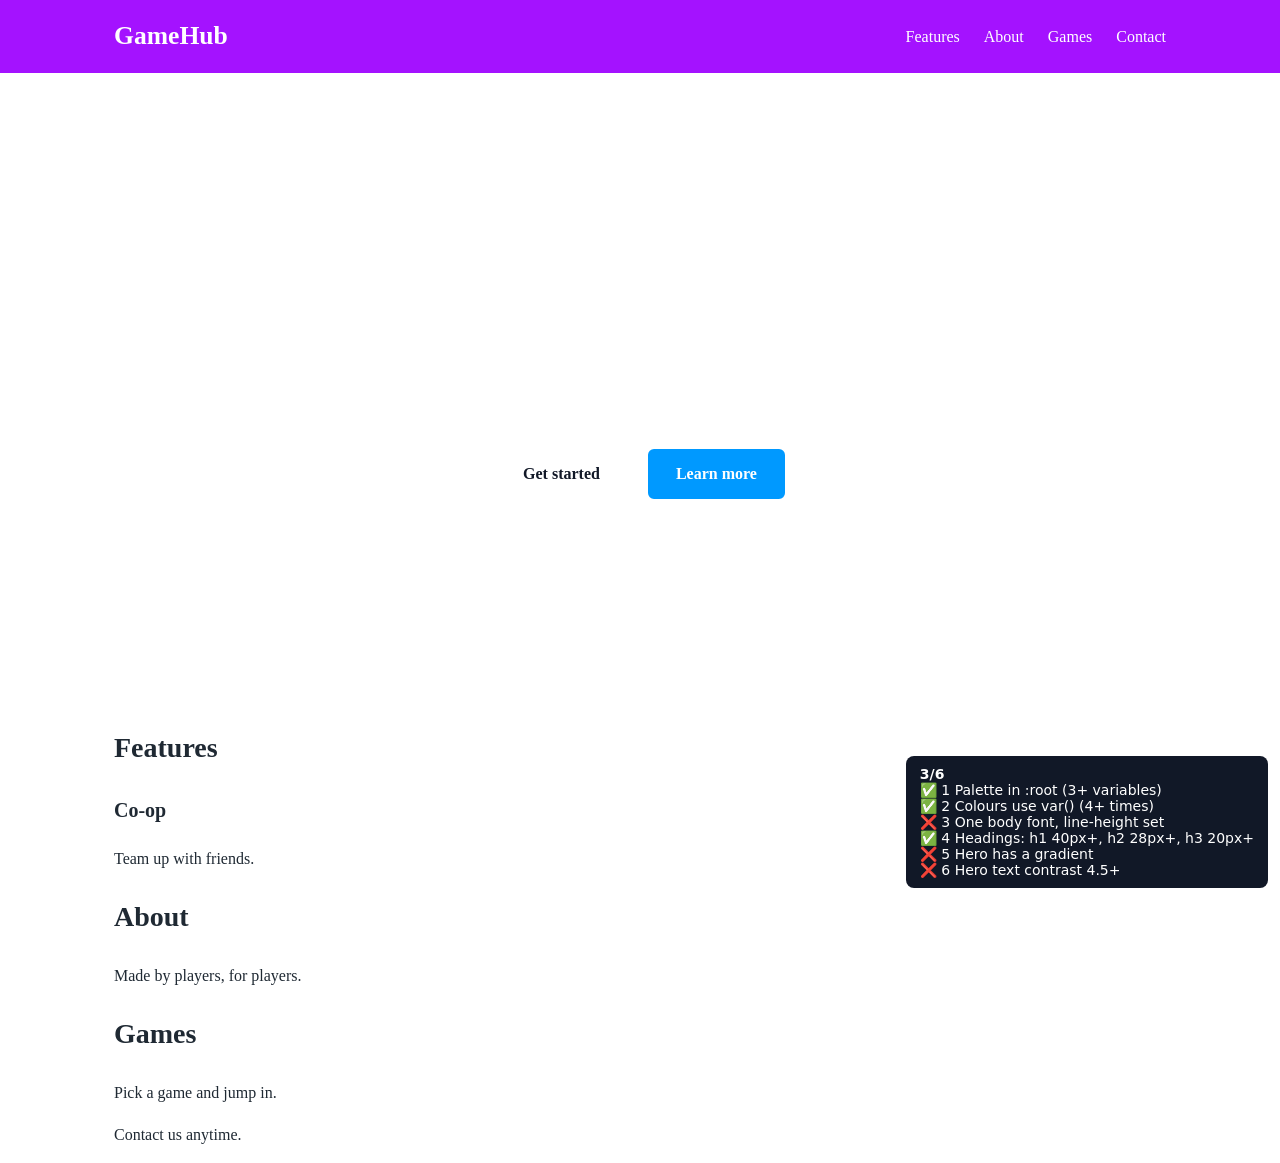
<file: Lesson02-type-color/gamehub.html>
<!DOCTYPE html>
<html lang="en">
<head>
  <meta charset="utf-8">
  <meta name="viewport" content="width=device-width, initial-scale=1">
  <title>GameHub</title>
  <link rel="stylesheet" href="style.css">
</head>
<body>
  <header class="site-header">
    <nav class="container nav" aria-label="Main">
      <a class="logo" href="#">GameHub</a>
      <ul class="nav-links">
        <li><a href="#features">Features</a></li>
        <li><a href="#about">About</a></li>
        <li><a href="#games">Games</a></li>
        <li><a href="#contact">Contact</a></li>
      </ul>
    </nav>
  </header>
  <main>
    <section class="hero">
      <div class="container hero-content">
        <h1>Play together</h1>
        <p class="tagline">One hub for every game night.</p>
        <div class="hero-buttons">
          <a class="btn btn-primary" href="#games">Get started</a>
          <a class="btn btn-secondary" href="#about">Learn more</a>
        </div>
      </div>
    </section>
    <section id="features" class="container"><h2>Features</h2><h3>Co-op</h3><p>Team up with friends.</p></section>
    <section id="about" class="container"><h2>About</h2><p>Made by players, for players.</p></section>
    <section id="games" class="container"><h2>Games</h2><p>Pick a game and jump in.</p></section>
  </main>
  <footer id="contact" class="container"><p>Contact us anytime.</p></footer>
  <script src="check.js"></script>
</body>
</html>
</file>
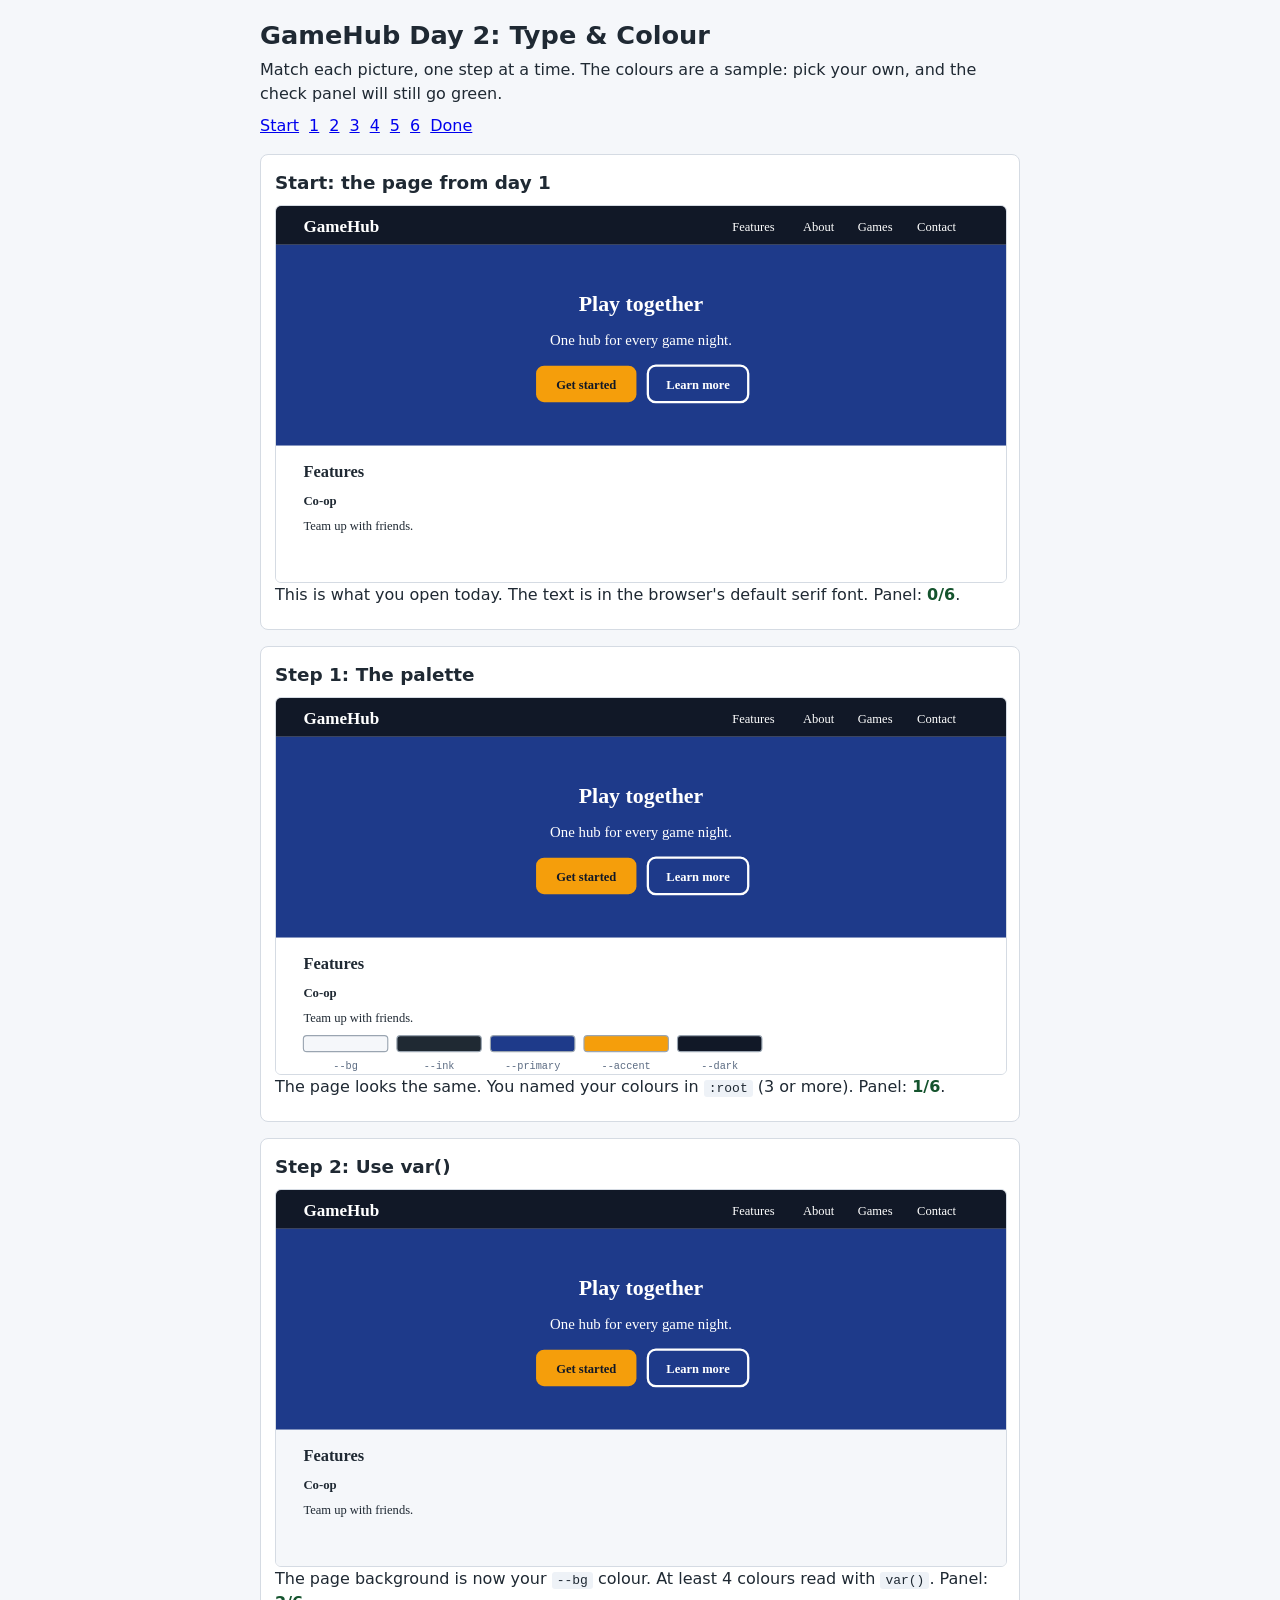
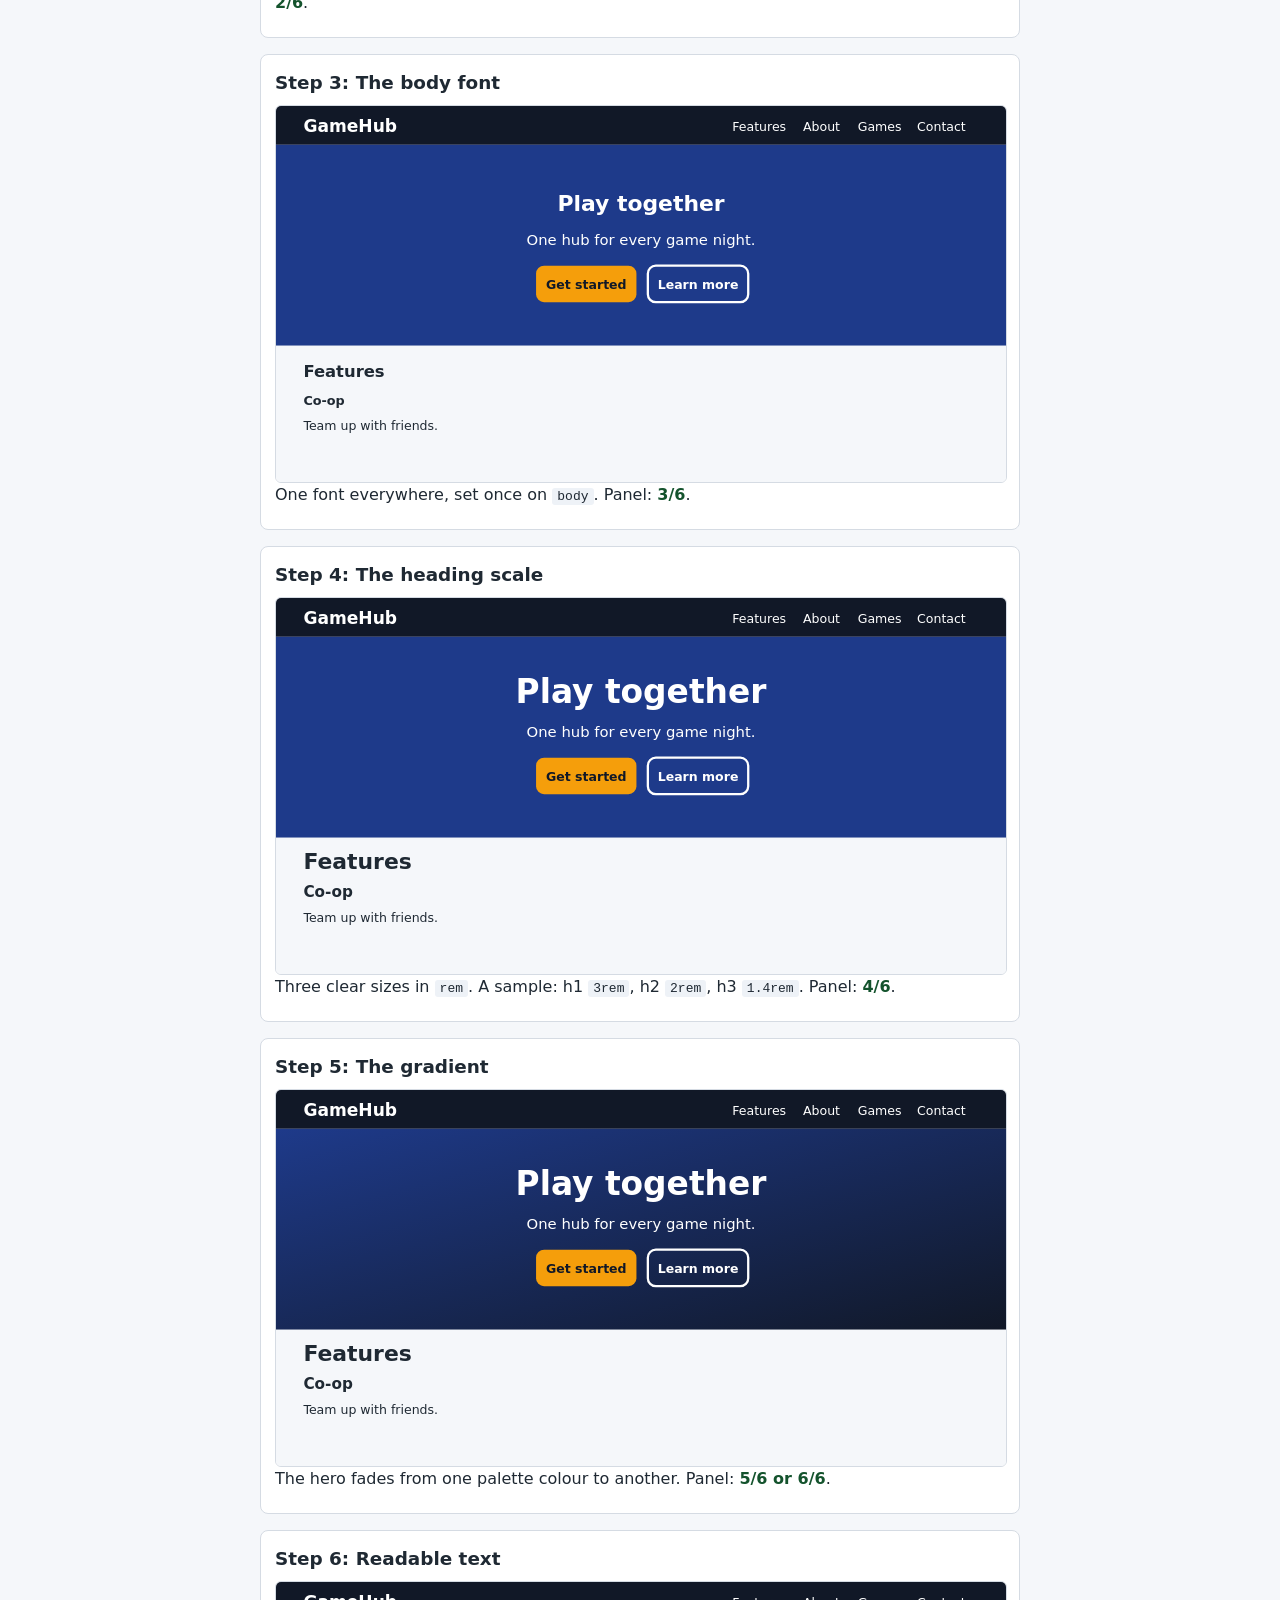
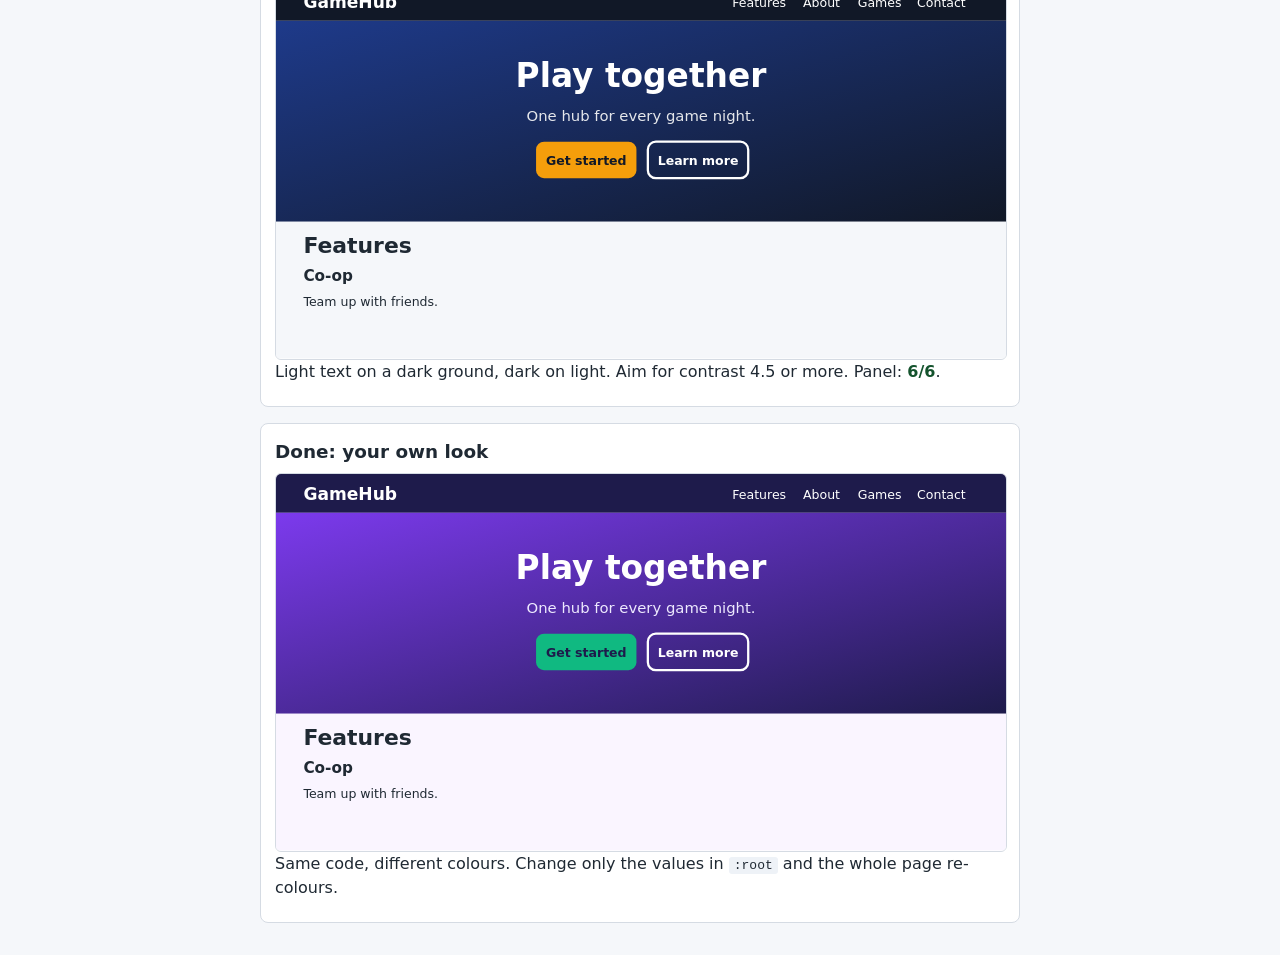
<file: Lesson02-type-color/targets.html>
<!DOCTYPE html>
<html lang="en">
<head>
  <meta charset="utf-8">
  <meta name="viewport" content="width=device-width, initial-scale=1">
  <title>GameHub Day 2: Targets</title>
  <style>
    /* Plain styles on purpose: this page works offline and never links to your style.css. */
    body { font-family: system-ui, "Segoe UI", Arial, sans-serif; line-height: 1.5; color: #1f2933;
           max-width: 760px; margin: 0 auto; padding: 16px; background: #f5f7fa; }
    h1 { font-size: 1.6rem; margin: 0 0 4px; }
    h2 { font-size: 1.15rem; margin: 0 0 8px; }
    p { margin: 0 0 8px; }
    section { background: #fff; border: 1px solid #d5dbe3; border-radius: 8px; padding: 14px; margin: 16px 0; }
    .pic { width: 100%; height: auto; display: block; border: 1px solid #d5dbe3; border-radius: 6px; }
    .check { font-weight: 700; color: #14532d; }
    code { background: #eef2f7; padding: 1px 5px; border-radius: 3px; }
    nav a { margin-right: 10px; }
  </style>
</head>
<body>
  <header>
    <h1>GameHub Day 2: Type &amp; Colour</h1>
    <p>Match each picture, one step at a time. The colours are a sample: pick your own, and the check panel will still go green.</p>
    <nav aria-label="Steps">
      <a href="#s0">Start</a><a href="#s1">1</a><a href="#s2">2</a><a href="#s3">3</a><a href="#s4">4</a><a href="#s5">5</a><a href="#s6">6</a><a href="#s7">Done</a>
    </nav>
  </header>
  <main>
    <section id="s0">
      <h2>Start: the page from day 1</h2>
      <svg class="pic" viewBox="0 0 640 330" role="img" aria-labelledby="t0 d0"><title id="t0">Start: the day 1 page</title><desc id="d0">Plain white page, dark header, flat blue hero, serif text in the browser default font.</desc><rect width="640" height="330" fill="#fff"/><rect width="640" height="34" fill="#111827"/><text x="24" y="23" font-size="15" font-weight="700" fill="#fff" font-family="Times New Roman,serif">GameHub</text><g font-size="11" fill="#fff" font-family="Times New Roman,serif"><text x="400" y="22">Features</text><text x="462" y="22">About</text><text x="510" y="22">Games</text><text x="562" y="22">Contact</text></g><rect y="34" width="640" height="176" fill="#1e3a8a"/><text x="320" y="92" text-anchor="middle" font-size="19.2" font-weight="700" fill="#fff" font-family="Times New Roman,serif">Play together</text><text x="320" y="122" text-anchor="middle" font-size="13" fill="#fff" font-family="Times New Roman,serif">One hub for every game night.</text><rect x="228" y="140" width="88" height="32" rx="7" fill="#f59e0b"/><text x="272" y="160" text-anchor="middle" font-size="11" font-weight="700" fill="#111827" font-family="Times New Roman,serif">Get started</text><rect x="326" y="140" width="88" height="32" rx="7" fill="none" stroke="#fff" stroke-width="2"/><text x="370" y="160" text-anchor="middle" font-size="11" font-weight="700" fill="#fff" font-family="Times New Roman,serif">Learn more</text><text x="24" y="238" font-size="14.4" font-weight="700" fill="#1f2933" font-family="Times New Roman,serif">Features</text><text x="24" y="262" font-size="11.2" font-weight="700" fill="#1f2933" font-family="Times New Roman,serif">Co-op</text><text x="24" y="284" font-size="11" fill="#1f2933" font-family="Times New Roman,serif">Team up with friends.</text></svg>
      <p>This is what you open today. The text is in the browser's default serif font. Panel: <span class="check">0/6</span>.</p>
    </section>
    <section id="s1">
      <h2>Step 1: The palette</h2>
      <svg class="pic" viewBox="0 0 640 330" role="img" aria-labelledby="t1 d1"><title id="t1">Step 1: the palette</title><desc id="d1">The page looks the same; your named colours sit in :root.</desc><rect width="640" height="330" fill="#fff"/><rect width="640" height="34" fill="#111827"/><text x="24" y="23" font-size="15" font-weight="700" fill="#fff" font-family="Times New Roman,serif">GameHub</text><g font-size="11" fill="#fff" font-family="Times New Roman,serif"><text x="400" y="22">Features</text><text x="462" y="22">About</text><text x="510" y="22">Games</text><text x="562" y="22">Contact</text></g><rect y="34" width="640" height="176" fill="#1e3a8a"/><text x="320" y="92" text-anchor="middle" font-size="19.2" font-weight="700" fill="#fff" font-family="Times New Roman,serif">Play together</text><text x="320" y="122" text-anchor="middle" font-size="13" fill="#fff" font-family="Times New Roman,serif">One hub for every game night.</text><rect x="228" y="140" width="88" height="32" rx="7" fill="#f59e0b"/><text x="272" y="160" text-anchor="middle" font-size="11" font-weight="700" fill="#111827" font-family="Times New Roman,serif">Get started</text><rect x="326" y="140" width="88" height="32" rx="7" fill="none" stroke="#fff" stroke-width="2"/><text x="370" y="160" text-anchor="middle" font-size="11" font-weight="700" fill="#fff" font-family="Times New Roman,serif">Learn more</text><text x="24" y="238" font-size="14.4" font-weight="700" fill="#1f2933" font-family="Times New Roman,serif">Features</text><text x="24" y="262" font-size="11.2" font-weight="700" fill="#1f2933" font-family="Times New Roman,serif">Co-op</text><text x="24" y="284" font-size="11" fill="#1f2933" font-family="Times New Roman,serif">Team up with friends.</text><rect x="24" y="296" width="74" height="14" rx="3" fill="#f5f7fa" stroke="#9aa5b1"/><text x="61" y="325" text-anchor="middle" font-size="9" font-family="monospace" fill="#5b6b82">--bg</text><rect x="106" y="296" width="74" height="14" rx="3" fill="#1f2933" stroke="#9aa5b1"/><text x="143" y="325" text-anchor="middle" font-size="9" font-family="monospace" fill="#5b6b82">--ink</text><rect x="188" y="296" width="74" height="14" rx="3" fill="#1e3a8a" stroke="#9aa5b1"/><text x="225" y="325" text-anchor="middle" font-size="9" font-family="monospace" fill="#5b6b82">--primary</text><rect x="270" y="296" width="74" height="14" rx="3" fill="#f59e0b" stroke="#9aa5b1"/><text x="307" y="325" text-anchor="middle" font-size="9" font-family="monospace" fill="#5b6b82">--accent</text><rect x="352" y="296" width="74" height="14" rx="3" fill="#111827" stroke="#9aa5b1"/><text x="389" y="325" text-anchor="middle" font-size="9" font-family="monospace" fill="#5b6b82">--dark</text></svg>
      <p>The page looks the same. You named your colours in <code>:root</code> (3 or more). Panel: <span class="check">1/6</span>.</p>
    </section>
    <section id="s2">
      <h2>Step 2: Use var()</h2>
      <svg class="pic" viewBox="0 0 640 330" role="img" aria-labelledby="t2 d2"><title id="t2">Step 2: use var()</title><desc id="d2">Page background is now light grey from --bg; header and buttons look the same.</desc><rect width="640" height="330" fill="#f5f7fa"/><rect width="640" height="34" fill="#111827"/><text x="24" y="23" font-size="15" font-weight="700" fill="#fff" font-family="Times New Roman,serif">GameHub</text><g font-size="11" fill="#fff" font-family="Times New Roman,serif"><text x="400" y="22">Features</text><text x="462" y="22">About</text><text x="510" y="22">Games</text><text x="562" y="22">Contact</text></g><rect y="34" width="640" height="176" fill="#1e3a8a"/><text x="320" y="92" text-anchor="middle" font-size="19.2" font-weight="700" fill="#fff" font-family="Times New Roman,serif">Play together</text><text x="320" y="122" text-anchor="middle" font-size="13" fill="#fff" font-family="Times New Roman,serif">One hub for every game night.</text><rect x="228" y="140" width="88" height="32" rx="7" fill="#f59e0b"/><text x="272" y="160" text-anchor="middle" font-size="11" font-weight="700" fill="#111827" font-family="Times New Roman,serif">Get started</text><rect x="326" y="140" width="88" height="32" rx="7" fill="none" stroke="#fff" stroke-width="2"/><text x="370" y="160" text-anchor="middle" font-size="11" font-weight="700" fill="#fff" font-family="Times New Roman,serif">Learn more</text><text x="24" y="238" font-size="14.4" font-weight="700" fill="#1f2933" font-family="Times New Roman,serif">Features</text><text x="24" y="262" font-size="11.2" font-weight="700" fill="#1f2933" font-family="Times New Roman,serif">Co-op</text><text x="24" y="284" font-size="11" fill="#1f2933" font-family="Times New Roman,serif">Team up with friends.</text></svg>
      <p>The page background is now your <code>--bg</code> colour. At least 4 colours read with <code>var()</code>. Panel: <span class="check">2/6</span>.</p>
    </section>
    <section id="s3">
      <h2>Step 3: The body font</h2>
      <svg class="pic" viewBox="0 0 640 330" role="img" aria-labelledby="t3 d3"><title id="t3">Step 3: the body font</title><desc id="d3">Same page with one clean sans-serif font in the nav, headings, text and buttons.</desc><rect width="640" height="330" fill="#f5f7fa"/><rect width="640" height="34" fill="#111827"/><text x="24" y="23" font-size="15" font-weight="700" fill="#fff" font-family="Poppins,system-ui,Segoe UI,Arial,sans-serif">GameHub</text><g font-size="11" fill="#fff" font-family="Poppins,system-ui,Segoe UI,Arial,sans-serif"><text x="400" y="22">Features</text><text x="462" y="22">About</text><text x="510" y="22">Games</text><text x="562" y="22">Contact</text></g><rect y="34" width="640" height="176" fill="#1e3a8a"/><text x="320" y="92" text-anchor="middle" font-size="19.2" font-weight="700" fill="#fff" font-family="Poppins,system-ui,Segoe UI,Arial,sans-serif">Play together</text><text x="320" y="122" text-anchor="middle" font-size="13" fill="#fff" font-family="Poppins,system-ui,Segoe UI,Arial,sans-serif">One hub for every game night.</text><rect x="228" y="140" width="88" height="32" rx="7" fill="#f59e0b"/><text x="272" y="160" text-anchor="middle" font-size="11" font-weight="700" fill="#111827" font-family="Poppins,system-ui,Segoe UI,Arial,sans-serif">Get started</text><rect x="326" y="140" width="88" height="32" rx="7" fill="none" stroke="#fff" stroke-width="2"/><text x="370" y="160" text-anchor="middle" font-size="11" font-weight="700" fill="#fff" font-family="Poppins,system-ui,Segoe UI,Arial,sans-serif">Learn more</text><text x="24" y="238" font-size="14.4" font-weight="700" fill="#1f2933" font-family="Poppins,system-ui,Segoe UI,Arial,sans-serif">Features</text><text x="24" y="262" font-size="11.2" font-weight="700" fill="#1f2933" font-family="Poppins,system-ui,Segoe UI,Arial,sans-serif">Co-op</text><text x="24" y="284" font-size="11" fill="#1f2933" font-family="Poppins,system-ui,Segoe UI,Arial,sans-serif">Team up with friends.</text></svg>
      <p>One font everywhere, set once on <code>body</code>. Panel: <span class="check">3/6</span>.</p>
    </section>
    <section id="s4">
      <h2>Step 4: The heading scale</h2>
      <svg class="pic" viewBox="0 0 640 330" role="img" aria-labelledby="t4 d4"><title id="t4">Step 4: the heading scale</title><desc id="d4">Heading sizes: h1 largest, h2 smaller, h3 smaller again.</desc><rect width="640" height="330" fill="#f5f7fa"/><rect width="640" height="34" fill="#111827"/><text x="24" y="23" font-size="15" font-weight="700" fill="#fff" font-family="Poppins,system-ui,Segoe UI,Arial,sans-serif">GameHub</text><g font-size="11" fill="#fff" font-family="Poppins,system-ui,Segoe UI,Arial,sans-serif"><text x="400" y="22">Features</text><text x="462" y="22">About</text><text x="510" y="22">Games</text><text x="562" y="22">Contact</text></g><rect y="34" width="640" height="176" fill="#1e3a8a"/><text x="320" y="92" text-anchor="middle" font-size="28.8" font-weight="700" fill="#fff" font-family="Poppins,system-ui,Segoe UI,Arial,sans-serif">Play together</text><text x="320" y="122" text-anchor="middle" font-size="13" fill="#fff" font-family="Poppins,system-ui,Segoe UI,Arial,sans-serif">One hub for every game night.</text><rect x="228" y="140" width="88" height="32" rx="7" fill="#f59e0b"/><text x="272" y="160" text-anchor="middle" font-size="11" font-weight="700" fill="#111827" font-family="Poppins,system-ui,Segoe UI,Arial,sans-serif">Get started</text><rect x="326" y="140" width="88" height="32" rx="7" fill="none" stroke="#fff" stroke-width="2"/><text x="370" y="160" text-anchor="middle" font-size="11" font-weight="700" fill="#fff" font-family="Poppins,system-ui,Segoe UI,Arial,sans-serif">Learn more</text><text x="24" y="238" font-size="19.2" font-weight="700" fill="#1f2933" font-family="Poppins,system-ui,Segoe UI,Arial,sans-serif">Features</text><text x="24" y="262" font-size="13.4" font-weight="700" fill="#1f2933" font-family="Poppins,system-ui,Segoe UI,Arial,sans-serif">Co-op</text><text x="24" y="284" font-size="11" fill="#1f2933" font-family="Poppins,system-ui,Segoe UI,Arial,sans-serif">Team up with friends.</text></svg>
      <p>Three clear sizes in <code>rem</code>. A sample: h1 <code>3rem</code>, h2 <code>2rem</code>, h3 <code>1.4rem</code>. Panel: <span class="check">4/6</span>.</p>
    </section>
    <section id="s5">
      <h2>Step 5: The gradient</h2>
      <svg class="pic" viewBox="0 0 640 330" role="img" aria-labelledby="t5 d5"><title id="t5">Step 5: the gradient</title><desc id="d5">The hero fades diagonally from blue to dark.</desc><defs><linearGradient id="g5" x1="0" y1="0" x2="1" y2="1"><stop offset="0" stop-color="#1e3a8a"/><stop offset="1" stop-color="#111827"/></linearGradient></defs><rect width="640" height="330" fill="#f5f7fa"/><rect width="640" height="34" fill="#111827"/><text x="24" y="23" font-size="15" font-weight="700" fill="#fff" font-family="Poppins,system-ui,Segoe UI,Arial,sans-serif">GameHub</text><g font-size="11" fill="#fff" font-family="Poppins,system-ui,Segoe UI,Arial,sans-serif"><text x="400" y="22">Features</text><text x="462" y="22">About</text><text x="510" y="22">Games</text><text x="562" y="22">Contact</text></g><rect y="34" width="640" height="176" fill="url(#g5)"/><text x="320" y="92" text-anchor="middle" font-size="28.8" font-weight="700" fill="#fff" font-family="Poppins,system-ui,Segoe UI,Arial,sans-serif">Play together</text><text x="320" y="122" text-anchor="middle" font-size="13" fill="#fff" font-family="Poppins,system-ui,Segoe UI,Arial,sans-serif">One hub for every game night.</text><rect x="228" y="140" width="88" height="32" rx="7" fill="#f59e0b"/><text x="272" y="160" text-anchor="middle" font-size="11" font-weight="700" fill="#111827" font-family="Poppins,system-ui,Segoe UI,Arial,sans-serif">Get started</text><rect x="326" y="140" width="88" height="32" rx="7" fill="none" stroke="#fff" stroke-width="2"/><text x="370" y="160" text-anchor="middle" font-size="11" font-weight="700" fill="#fff" font-family="Poppins,system-ui,Segoe UI,Arial,sans-serif">Learn more</text><text x="24" y="238" font-size="19.2" font-weight="700" fill="#1f2933" font-family="Poppins,system-ui,Segoe UI,Arial,sans-serif">Features</text><text x="24" y="262" font-size="13.4" font-weight="700" fill="#1f2933" font-family="Poppins,system-ui,Segoe UI,Arial,sans-serif">Co-op</text><text x="24" y="284" font-size="11" fill="#1f2933" font-family="Poppins,system-ui,Segoe UI,Arial,sans-serif">Team up with friends.</text></svg>
      <p>The hero fades from one palette colour to another. Panel: <span class="check">5/6 or 6/6</span>.</p>
    </section>
    <section id="s6">
      <h2>Step 6: Readable text</h2>
      <svg class="pic" viewBox="0 0 640 330" role="img" aria-labelledby="t6 d6"><title id="t6">Step 6: readable text</title><desc id="d6">Soft light grey tagline on the gradient, easy to read.</desc><defs><linearGradient id="g6" x1="0" y1="0" x2="1" y2="1"><stop offset="0" stop-color="#1e3a8a"/><stop offset="1" stop-color="#111827"/></linearGradient></defs><rect width="640" height="330" fill="#f5f7fa"/><rect width="640" height="34" fill="#111827"/><text x="24" y="23" font-size="15" font-weight="700" fill="#fff" font-family="Poppins,system-ui,Segoe UI,Arial,sans-serif">GameHub</text><g font-size="11" fill="#fff" font-family="Poppins,system-ui,Segoe UI,Arial,sans-serif"><text x="400" y="22">Features</text><text x="462" y="22">About</text><text x="510" y="22">Games</text><text x="562" y="22">Contact</text></g><rect y="34" width="640" height="176" fill="url(#g6)"/><text x="320" y="92" text-anchor="middle" font-size="28.8" font-weight="700" fill="#fff" font-family="Poppins,system-ui,Segoe UI,Arial,sans-serif">Play together</text><text x="320" y="122" text-anchor="middle" font-size="13" fill="#e5e7eb" font-family="Poppins,system-ui,Segoe UI,Arial,sans-serif">One hub for every game night.</text><rect x="228" y="140" width="88" height="32" rx="7" fill="#f59e0b"/><text x="272" y="160" text-anchor="middle" font-size="11" font-weight="700" fill="#111827" font-family="Poppins,system-ui,Segoe UI,Arial,sans-serif">Get started</text><rect x="326" y="140" width="88" height="32" rx="7" fill="none" stroke="#fff" stroke-width="2"/><text x="370" y="160" text-anchor="middle" font-size="11" font-weight="700" fill="#fff" font-family="Poppins,system-ui,Segoe UI,Arial,sans-serif">Learn more</text><text x="24" y="238" font-size="19.2" font-weight="700" fill="#1f2933" font-family="Poppins,system-ui,Segoe UI,Arial,sans-serif">Features</text><text x="24" y="262" font-size="13.4" font-weight="700" fill="#1f2933" font-family="Poppins,system-ui,Segoe UI,Arial,sans-serif">Co-op</text><text x="24" y="284" font-size="11" fill="#1f2933" font-family="Poppins,system-ui,Segoe UI,Arial,sans-serif">Team up with friends.</text></svg>
      <p>Light text on a dark ground, dark on light. Aim for contrast 4.5 or more. Panel: <span class="check">6/6</span>.</p>
    </section>
    <section id="s7">
      <h2>Done: your own look</h2>
      <svg class="pic" viewBox="0 0 640 330" role="img" aria-labelledby="t7 d7"><title id="t7">Done: your own look</title><desc id="d7">The same page with a different palette: your colours are your choice.</desc><defs><linearGradient id="g7" x1="0" y1="0" x2="1" y2="1"><stop offset="0" stop-color="#7c3aed"/><stop offset="1" stop-color="#1e1b4b"/></linearGradient></defs><rect width="640" height="330" fill="#faf5ff"/><rect width="640" height="34" fill="#1e1b4b"/><text x="24" y="23" font-size="15" font-weight="700" fill="#fff" font-family="Poppins,system-ui,Segoe UI,Arial,sans-serif">GameHub</text><g font-size="11" fill="#fff" font-family="Poppins,system-ui,Segoe UI,Arial,sans-serif"><text x="400" y="22">Features</text><text x="462" y="22">About</text><text x="510" y="22">Games</text><text x="562" y="22">Contact</text></g><rect y="34" width="640" height="176" fill="url(#g7)"/><text x="320" y="92" text-anchor="middle" font-size="28.8" font-weight="700" fill="#fff" font-family="Poppins,system-ui,Segoe UI,Arial,sans-serif">Play together</text><text x="320" y="122" text-anchor="middle" font-size="13" fill="#ede9fe" font-family="Poppins,system-ui,Segoe UI,Arial,sans-serif">One hub for every game night.</text><rect x="228" y="140" width="88" height="32" rx="7" fill="#10b981"/><text x="272" y="160" text-anchor="middle" font-size="11" font-weight="700" fill="#1e1b4b" font-family="Poppins,system-ui,Segoe UI,Arial,sans-serif">Get started</text><rect x="326" y="140" width="88" height="32" rx="7" fill="none" stroke="#fff" stroke-width="2"/><text x="370" y="160" text-anchor="middle" font-size="11" font-weight="700" fill="#fff" font-family="Poppins,system-ui,Segoe UI,Arial,sans-serif">Learn more</text><text x="24" y="238" font-size="19.2" font-weight="700" fill="#1f2933" font-family="Poppins,system-ui,Segoe UI,Arial,sans-serif">Features</text><text x="24" y="262" font-size="13.4" font-weight="700" fill="#1f2933" font-family="Poppins,system-ui,Segoe UI,Arial,sans-serif">Co-op</text><text x="24" y="284" font-size="11" fill="#1f2933" font-family="Poppins,system-ui,Segoe UI,Arial,sans-serif">Team up with friends.</text></svg>
      <p>Same code, different colours. Change only the values in <code>:root</code> and the whole page re-colours.</p>
    </section>
  </main>
</body>
</html>
</file>
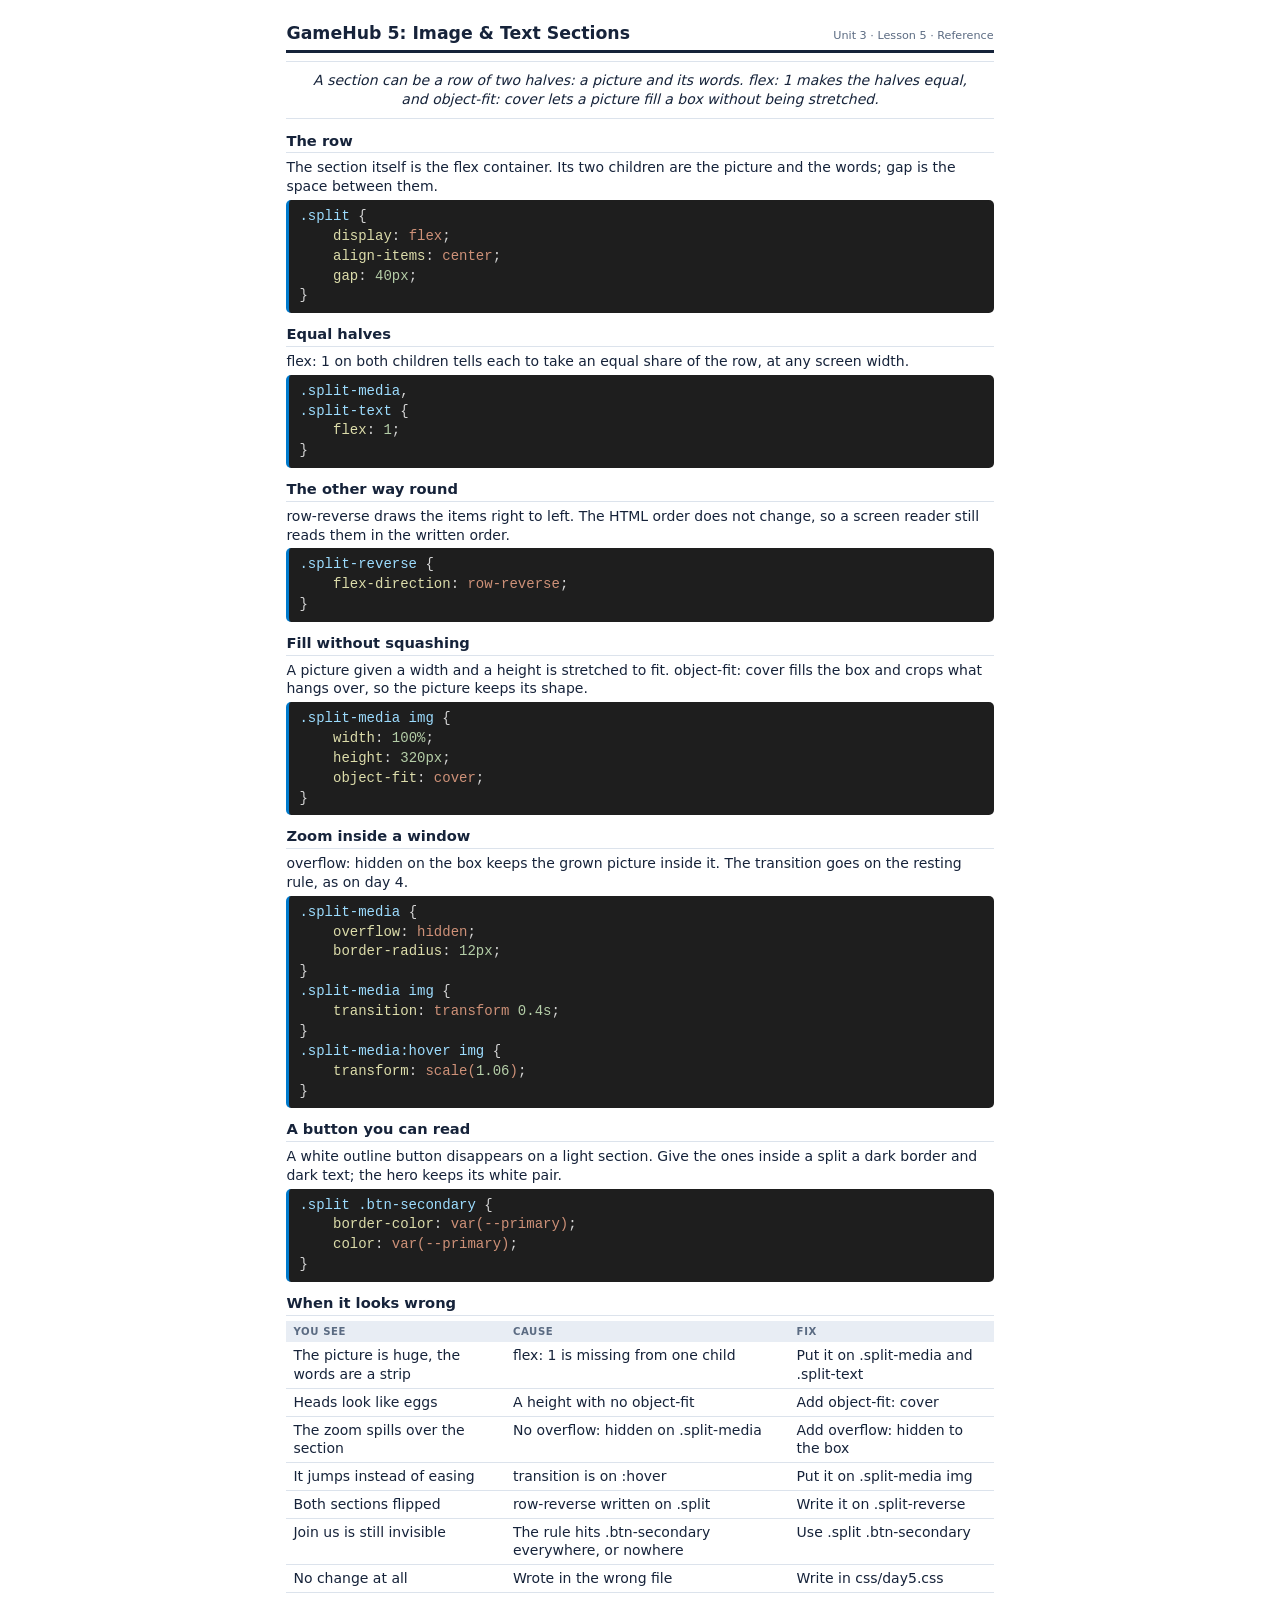
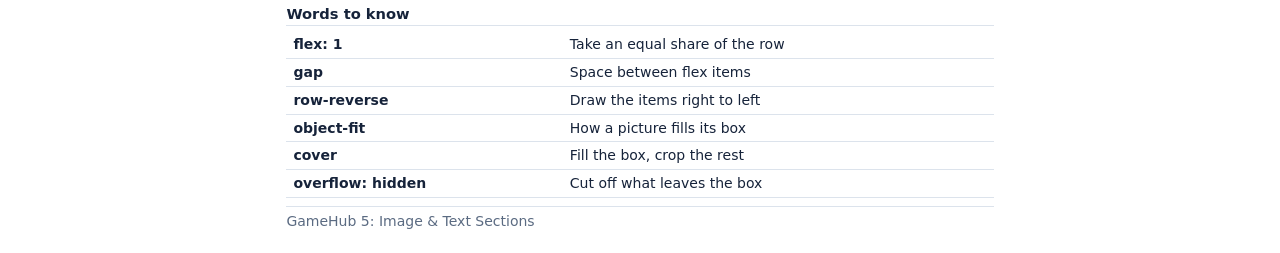
<file: Lesson05-Image-and-text-selectors/image.html>
<!DOCTYPE html>
<html lang="en"><head><meta charset="utf-8">
<meta name="viewport" content="width=device-width, initial-scale=1">
<title>GameHub 5: Image &amp; Text Sections — Reference</title>
<style>
  @page { size: letter portrait; margin: 0.4in; }
  * { box-sizing: border-box; -webkit-print-color-adjust: exact; print-color-adjust: exact; }
  body { font-family: "Segoe UI", system-ui, sans-serif; color: #16233A; max-width: 7.7in; margin: 0 auto;
         font-size: 10pt; line-height: 1.34; }
  header { border-bottom: 3px solid #16233A; padding-bottom: 5px; margin-bottom: 8px;
           display: flex; justify-content: space-between; align-items: baseline; }
  h1 { font-size: 13pt; margin: 0; }
  .sub { font-size: 8.4pt; color: #5B6B82; }
  h2 { font-size: 11pt; margin: 11px 0 5px; padding: 0 0 2px; border-bottom: 1px solid #DCE3EC; }
  code { font-family: "Cascadia Mono", Consolas, monospace; font-size: 8.9pt; background: #EEF2F7; padding: 1px 4px;
         border-radius: 3px; }
  .code { font-size: 8.4pt; line-height: 1.42; padding: 7px 10px; border-radius: 5px; white-space: pre;
          border-left: 3px solid #007acc; margin: 4px 0; break-inside: avoid; }
  .epigraph { text-align: center; font-style: italic; font-size: 10.5pt; margin: 8px 0 12px; padding: 9px 20px;
              border-top: 1px solid #DCE3EC; border-bottom: 1px solid #DCE3EC; }
  .note { margin: 3px 0 2px; font-size: 8.9pt; }
  .box { border-left: 4px solid #E8A33D; background: #FFF8EA; padding: 5px 9px; border-radius: 0 4px 4px 0;
         margin: 6px 0; font-size: 8.9pt; break-inside: avoid; }
  .box.keep { border-left-color: #4A8B5C; background: #F0F8F2; }
  .box b.lbl { display: block; font-size: 7.4pt; letter-spacing: .06em; text-transform: uppercase; margin-bottom: 2px; }
  table { width: 100%; border-collapse: collapse; font-size: 8.9pt; margin: 3px 0; break-inside: avoid; }
  th { background: #E8EDF4; text-align: left; padding: 4px 7px; font-size: 7.6pt; letter-spacing: .06em;
       text-transform: uppercase; color: #5B6B82; }
  td { padding: 4px 7px; border-bottom: 1px solid #DCE3EC; vertical-align: top; }
  .page-break { break-before: page; }
  footer { margin-top: 8px; padding-top: 5px; border-top: 1px solid #DCE3EC; font-size: 8.2pt; color: #5B6B82; }
  @media screen { body { padding: 22px 16px; font-size: max(14px, 10pt); } code, .code, table, .note, .box, footer { font-size: max(14px, 9pt); } }

.code-vs { background: #1e1e1e; color: #d4d4d4; font-family: "Cascadia Mono", Consolas, monospace;
           font-variant-ligatures: none; font-feature-settings: 'liga' 0, 'calt' 0; }
.code-vs .kw { color: #c586c0; } .code-vs .fn { color: #dcdcaa; }
.code-vs .st { color: #ce9178; } .code-vs .nu { color: #b5cea8; }
.code-vs .va { color: #9cdcfe; } .code-vs .cm { color: #6a9955; }
.code-vs .ln { color: #858585; } .code-vs .tg { color: #808080; }
.code-vs .nm { color: #569cd6; } .code-vs .at { color: #9cdcfe; }</style></head><body>
<header><h1>GameHub 5: Image &amp; Text Sections</h1><span class="sub">Unit 3 &middot; Lesson 5 &middot; Reference</span></header>
<p class="epigraph">A section can be a row of two halves: a picture and its words. flex: 1 makes the halves equal, and object-fit: cover lets a picture fill a box without being stretched.</p><h2>The row</h2><p class="note">The section itself is the flex container. Its two children are the picture and the words; gap is the space between them.</p><div class="code code-vs code-dark"><span class="va">.split</span> {
    <span class="fn">display</span>: <span class="st">flex</span>;
    <span class="fn">align-items</span>: <span class="st">center</span>;
    <span class="fn">gap</span>: <span class="st"><span class="nu">40px</span></span>;
}</div><h2>Equal halves</h2><p class="note">flex: 1 on both children tells each to take an equal share of the row, at any screen width.</p><div class="code code-vs code-dark"><span class="va">.split-media</span>,
<span class="va">.split-text</span> {
    <span class="fn">flex</span>: <span class="st"><span class="nu">1</span></span>;
}</div><h2>The other way round</h2><p class="note">row-reverse draws the items right to left. The HTML order does not change, so a screen reader still reads them in the written order.</p><div class="code code-vs code-dark"><span class="va">.split-reverse</span> {
    <span class="fn">flex-direction</span>: <span class="st">row-reverse</span>;
}</div><h2>Fill without squashing</h2><p class="note">A picture given a width and a height is stretched to fit. object-fit: cover fills the box and crops what hangs over, so the picture keeps its shape.</p><div class="code code-vs code-dark"><span class="va">.split-media img</span> {
    <span class="fn">width</span>: <span class="st"><span class="nu">100%</span></span>;
    <span class="fn">height</span>: <span class="st"><span class="nu">320px</span></span>;
    <span class="fn">object-fit</span>: <span class="st">cover</span>;
}</div><h2>Zoom inside a window</h2><p class="note">overflow: hidden on the box keeps the grown picture inside it. The transition goes on the resting rule, as on day 4.</p><div class="code code-vs code-dark"><span class="va">.split-media</span> {
    <span class="fn">overflow</span>: <span class="st">hidden</span>;
    <span class="fn">border-radius</span>: <span class="st"><span class="nu">12px</span></span>;
}
<span class="va">.split-media img</span> {
    <span class="fn">transition</span>: <span class="st">transform <span class="nu">0.4s</span></span>;
}
<span class="va">.split-media:hover img</span> {
    <span class="fn">transform</span>: <span class="st">scale(<span class="nu">1.06</span>)</span>;
}</div><h2>A button you can read</h2><p class="note">A white outline button disappears on a light section. Give the ones inside a split a dark border and dark text; the hero keeps its white pair.</p><div class="code code-vs code-dark"><span class="va">.split .btn-secondary</span> {
    <span class="fn">border-color</span>: <span class="st">var(--primary)</span>;
    <span class="fn">color</span>: <span class="st">var(--primary)</span>;
}</div><h2>When it looks wrong</h2><table><tr><th>You see</th><th>Cause</th><th>Fix</th></tr><tr><td>The picture is huge, the words are a strip</td><td>flex: 1 is missing from one child</td><td>Put it on .split-media and .split-text</td></tr><tr><td>Heads look like eggs</td><td>A height with no object-fit</td><td>Add object-fit: cover</td></tr><tr><td>The zoom spills over the section</td><td>No overflow: hidden on .split-media</td><td>Add overflow: hidden to the box</td></tr><tr><td>It jumps instead of easing</td><td>transition is on :hover</td><td>Put it on .split-media img</td></tr><tr><td>Both sections flipped</td><td>row-reverse written on .split</td><td>Write it on .split-reverse</td></tr><tr><td>Join us is still invisible</td><td>The rule hits .btn-secondary everywhere, or nowhere</td><td>Use .split .btn-secondary</td></tr><tr><td>No change at all</td><td>Wrote in the wrong file</td><td>Write in css/day5.css</td></tr></table><h2>Words to know</h2><table><tr><td><b>flex: 1</b></td><td>Take an equal share of the row</td></tr><tr><td><b>gap</b></td><td>Space between flex items</td></tr><tr><td><b>row-reverse</b></td><td>Draw the items right to left</td></tr><tr><td><b>object-fit</b></td><td>How a picture fills its box</td></tr><tr><td><b>cover</b></td><td>Fill the box, crop the rest</td></tr><tr><td><b>overflow: hidden</b></td><td>Cut off what leaves the box</td></tr></table><footer>GameHub 5: Image &amp; Text Sections</footer>
</body></html>
</file>
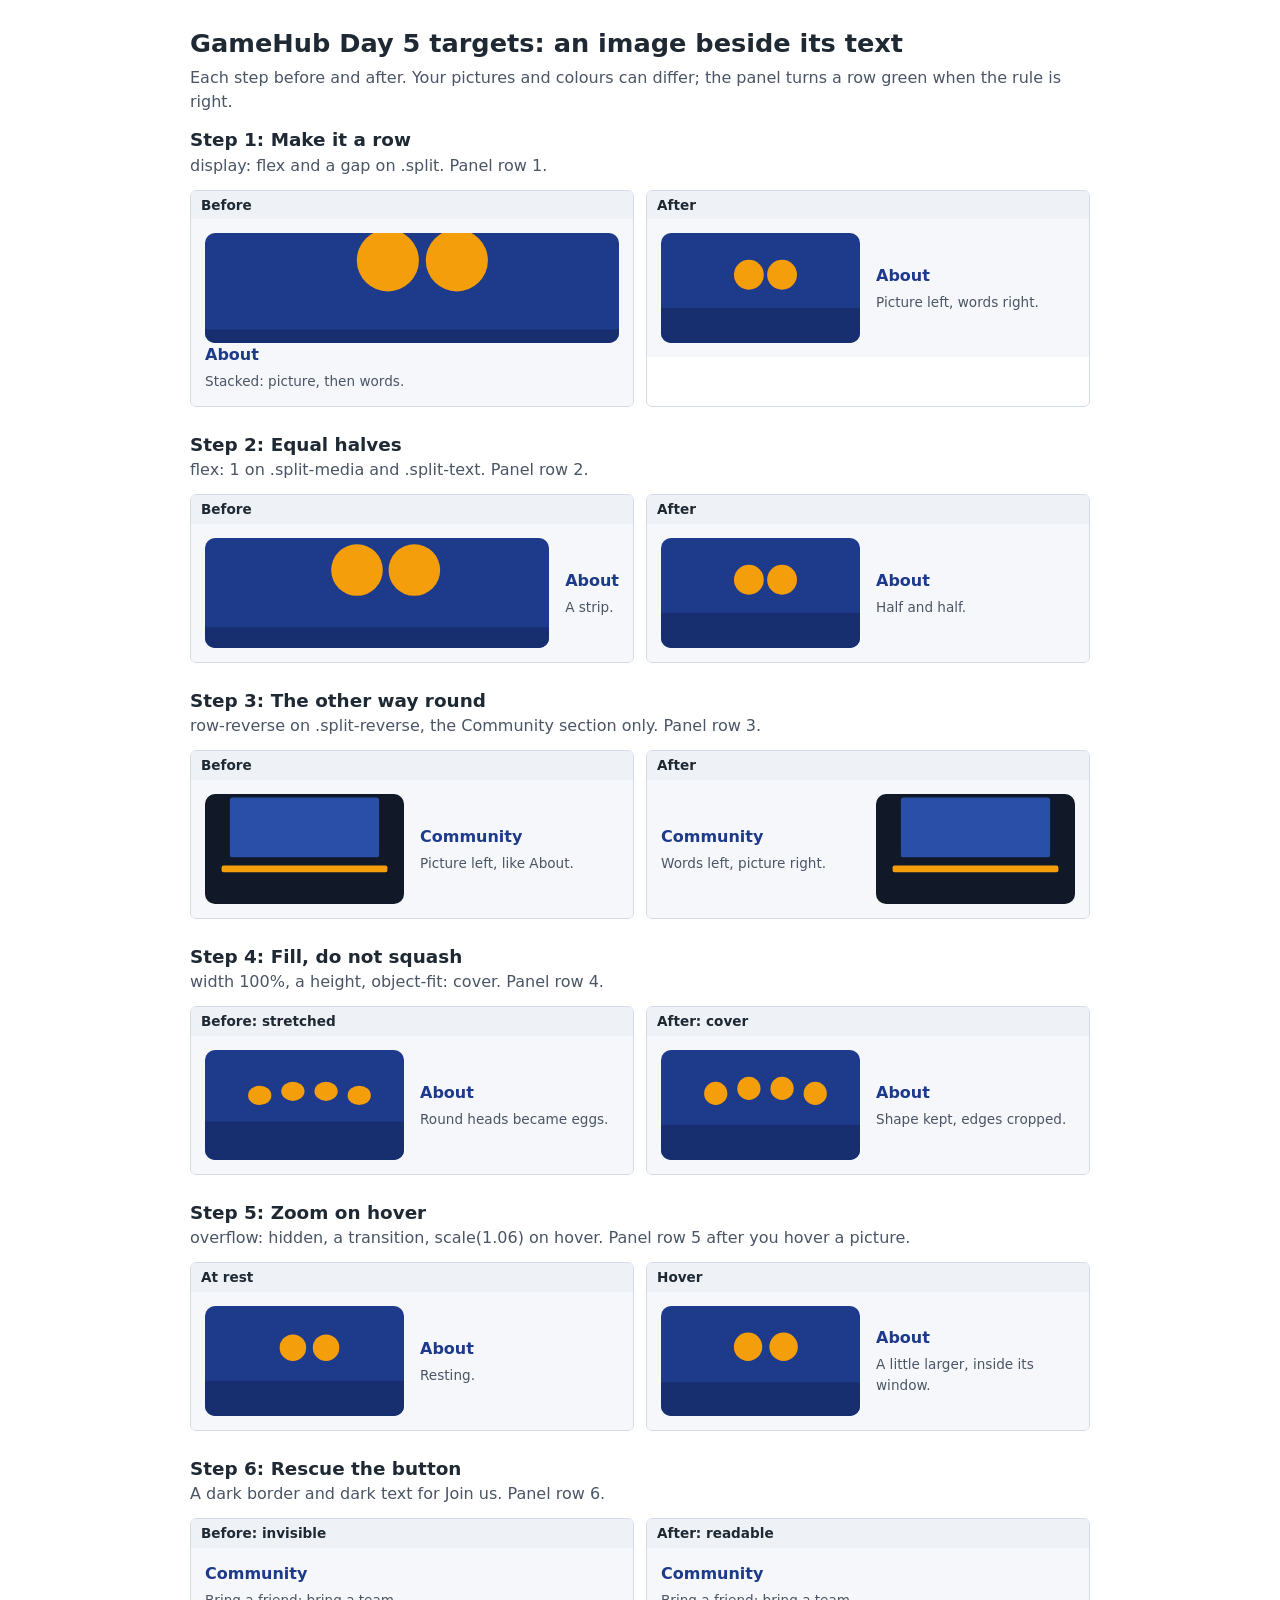
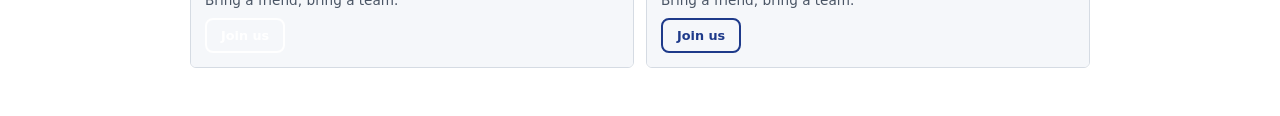
<file: Lesson05-Image-and-text-selectors/targets.html>
<html lang="en">
<head>
<meta charset="utf-8">
<meta name="viewport" content="width=device-width, initial-scale=1">
<title>GameHub Day 5 targets</title>
<style>
  body { margin: 0; padding: 24px 16px; font: 16px/1.5 system-ui, "Segoe UI", Arial, sans-serif; color: #1f2933; }
  main { max-width: 900px; margin: 0 auto; }
  h1 { font-size: 1.6rem; margin: 0 0 4px; }
  .lead, .t p { margin: 0 0 12px; color: #4a5565; }
  .t { margin: 0 0 24px; }
  .t h2 { font-size: 1.15rem; margin: 0; }
  .pair { display: grid; grid-template-columns: 1fr 1fr; gap: 12px; }
  @media (max-width: 640px) { .pair { grid-template-columns: 1fr; } }
  figure { margin: 0; border: 1px solid #d5dbe3; border-radius: 6px; overflow: hidden; }
  figcaption { font-size: .85rem; font-weight: 600; padding: 4px 10px; background: #eef2f7; }
  .pic { background: #f5f7fa; padding: 14px; }
  .split { display: flex; align-items: center; gap: 16px; }
  .stack { display: block; }
  .half { flex: 1; }
  .wide { flex: 2; }
  .rev { flex-direction: row-reverse; }
  .media { border-radius: 10px; overflow: hidden; }
  .shot { display: block; width: 100%; height: 110px; }
  .txt h3 { margin: 0 0 4px; color: #1e3a8a; font-size: 1rem; }
  .txt p { margin: 0; font-size: .85rem; }
  .btn { display: inline-block; margin-top: 8px; padding: 6px 14px; border: 2px solid #fff; border-radius: 8px; color: #fff; font-weight: 700; font-size: .8rem; }
  .btn-dark { border-color: #1e3a8a; color: #1e3a8a; }
</style>
</head>
<body>
<main>
<h1>GameHub Day 5 targets: an image beside its text</h1>
<p class="lead">Each step before and after. Your pictures and colours can differ; the panel turns a row green when the rule is right.</p>

<section class="t"><h2>Step 1: Make it a row</h2><p>display: flex and a gap on .split. Panel row 1.</p>
<div class="pair">
<figure><figcaption>Before</figcaption><div class="pic"><div class="split stack"><div class="media"><svg class="shot" viewBox="0 0 1200 800" preserveAspectRatio="xMidYMid slice"><rect width="1200" height="800" fill="#1e3a8a"/><circle cx="530" cy="320" r="90" fill="#f59e0b"/><circle cx="730" cy="320" r="90" fill="#f59e0b"/><rect y="520" width="1200" height="280" fill="#172f6e"/></svg></div><div class="txt"><h3>About</h3><p>Stacked: picture, then words.</p></div></div></div></figure>
<figure><figcaption>After</figcaption><div class="pic"><div class="split"><div class="half media"><svg class="shot" viewBox="0 0 1200 800" preserveAspectRatio="xMidYMid slice"><rect width="1200" height="800" fill="#1e3a8a"/><circle cx="530" cy="320" r="90" fill="#f59e0b"/><circle cx="730" cy="320" r="90" fill="#f59e0b"/><rect y="520" width="1200" height="280" fill="#172f6e"/></svg></div><div class="half txt"><h3>About</h3><p>Picture left, words right.</p></div></div></div></figure>
</div></section>

<section class="t"><h2>Step 2: Equal halves</h2><p>flex: 1 on .split-media and .split-text. Panel row 2.</p>
<div class="pair">
<figure><figcaption>Before</figcaption><div class="pic"><div class="split"><div class="wide media"><svg class="shot" viewBox="0 0 1200 800" preserveAspectRatio="xMidYMid slice"><rect width="1200" height="800" fill="#1e3a8a"/><circle cx="530" cy="320" r="90" fill="#f59e0b"/><circle cx="730" cy="320" r="90" fill="#f59e0b"/><rect y="520" width="1200" height="280" fill="#172f6e"/></svg></div><div class="txt"><h3>About</h3><p>A strip.</p></div></div></div></figure>
<figure><figcaption>After</figcaption><div class="pic"><div class="split"><div class="half media"><svg class="shot" viewBox="0 0 1200 800" preserveAspectRatio="xMidYMid slice"><rect width="1200" height="800" fill="#1e3a8a"/><circle cx="530" cy="320" r="90" fill="#f59e0b"/><circle cx="730" cy="320" r="90" fill="#f59e0b"/><rect y="520" width="1200" height="280" fill="#172f6e"/></svg></div><div class="half txt"><h3>About</h3><p>Half and half.</p></div></div></div></figure>
</div></section>

<section class="t"><h2>Step 3: The other way round</h2><p>row-reverse on .split-reverse, the Community section only. Panel row 3.</p>
<div class="pair">
<figure><figcaption>Before</figcaption><div class="pic"><div class="split"><div class="half media"><svg class="shot" viewBox="0 0 1200 800" preserveAspectRatio="xMidYMid slice"><rect width="1200" height="800" fill="#111827"/><rect x="150" y="90" width="900" height="360" rx="16" fill="#2a4fa8"/><rect x="100" y="500" width="1000" height="40" rx="12" fill="#f59e0b"/></svg></div><div class="half txt"><h3>Community</h3><p>Picture left, like About.</p></div></div></div></figure>
<figure><figcaption>After</figcaption><div class="pic"><div class="split rev"><div class="half media"><svg class="shot" viewBox="0 0 1200 800" preserveAspectRatio="xMidYMid slice"><rect width="1200" height="800" fill="#111827"/><rect x="150" y="90" width="900" height="360" rx="16" fill="#2a4fa8"/><rect x="100" y="500" width="1000" height="40" rx="12" fill="#f59e0b"/></svg></div><div class="half txt"><h3>Community</h3><p>Words left, picture right.</p></div></div></div></figure>
</div></section>

<section class="t"><h2>Step 4: Fill, do not squash</h2><p>width 100%, a height, object-fit: cover. Panel row 4.</p>
<div class="pair">
<figure><figcaption>Before: stretched</figcaption><div class="pic"><div class="split"><div class="half media"><svg class="shot" viewBox="0 0 1200 800" preserveAspectRatio="none"><rect width="1200" height="800" fill="#1e3a8a"/><rect y="520" width="1200" height="280" fill="#172f6e"/><circle cx="330" cy="330" r="70" fill="#f59e0b"/><circle cx="530" cy="300" r="70" fill="#f59e0b"/><circle cx="730" cy="300" r="70" fill="#f59e0b"/><circle cx="930" cy="330" r="70" fill="#f59e0b"/></svg></div><div class="half txt"><h3>About</h3><p>Round heads became eggs.</p></div></div></div></figure>
<figure><figcaption>After: cover</figcaption><div class="pic"><div class="split"><div class="half media"><svg class="shot" viewBox="0 0 1200 800" preserveAspectRatio="xMidYMid slice"><rect width="1200" height="800" fill="#1e3a8a"/><rect y="520" width="1200" height="280" fill="#172f6e"/><circle cx="330" cy="330" r="70" fill="#f59e0b"/><circle cx="530" cy="300" r="70" fill="#f59e0b"/><circle cx="730" cy="300" r="70" fill="#f59e0b"/><circle cx="930" cy="330" r="70" fill="#f59e0b"/></svg></div><div class="half txt"><h3>About</h3><p>Shape kept, edges cropped.</p></div></div></div></figure>
</div></section>

<section class="t"><h2>Step 5: Zoom on hover</h2><p>overflow: hidden, a transition, scale(1.06) on hover. Panel row 5 after you hover a picture.</p>
<div class="pair">
<figure><figcaption>At rest</figcaption><div class="pic"><div class="split"><div class="half media"><svg class="shot" viewBox="0 0 1200 800" preserveAspectRatio="xMidYMid slice"><rect width="1200" height="800" fill="#1e3a8a"/><rect y="520" width="1200" height="280" fill="#172f6e"/><circle cx="530" cy="320" r="80" fill="#f59e0b"/><circle cx="730" cy="320" r="80" fill="#f59e0b"/></svg></div><div class="half txt"><h3>About</h3><p>Resting.</p></div></div></div></figure>
<figure><figcaption>Hover</figcaption><div class="pic"><div class="split"><div class="half media"><svg class="shot" viewBox="40 30 1120 740" preserveAspectRatio="xMidYMid slice"><rect width="1200" height="800" fill="#1e3a8a"/><rect y="520" width="1200" height="280" fill="#172f6e"/><circle cx="530" cy="320" r="80" fill="#f59e0b"/><circle cx="730" cy="320" r="80" fill="#f59e0b"/></svg></div><div class="half txt"><h3>About</h3><p>A little larger, inside its window.</p></div></div></div></figure>
</div></section>

<section class="t"><h2>Step 6: Rescue the button</h2><p>A dark border and dark text for Join us. Panel row 6.</p>
<div class="pair">
<figure><figcaption>Before: invisible</figcaption><div class="pic"><div class="txt"><h3>Community</h3><p>Bring a friend; bring a team.</p><span class="btn">Join us</span></div></div></figure>
<figure><figcaption>After: readable</figcaption><div class="pic"><div class="txt"><h3>Community</h3><p>Bring a friend; bring a team.</p><span class="btn btn-dark">Join us</span></div></div></figure>
</div></section>
</main>
</body>
</html>
</file>
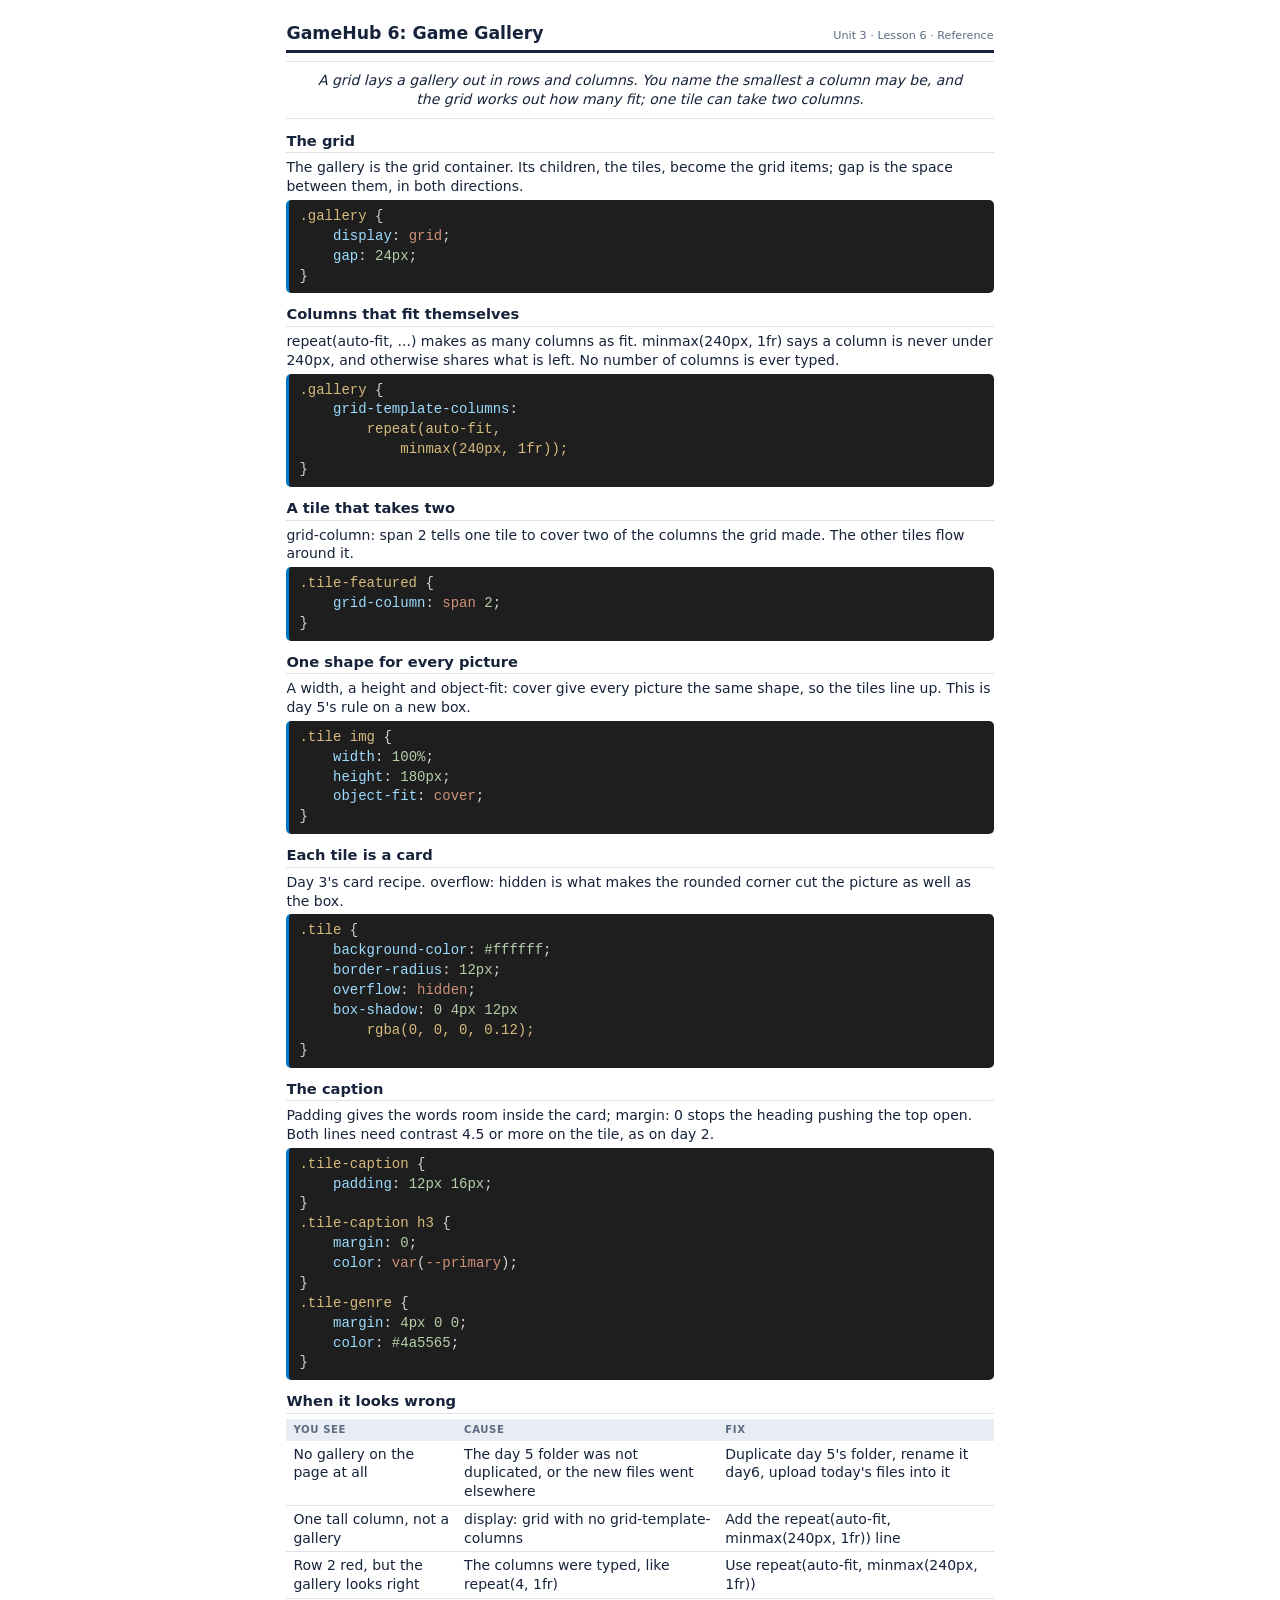
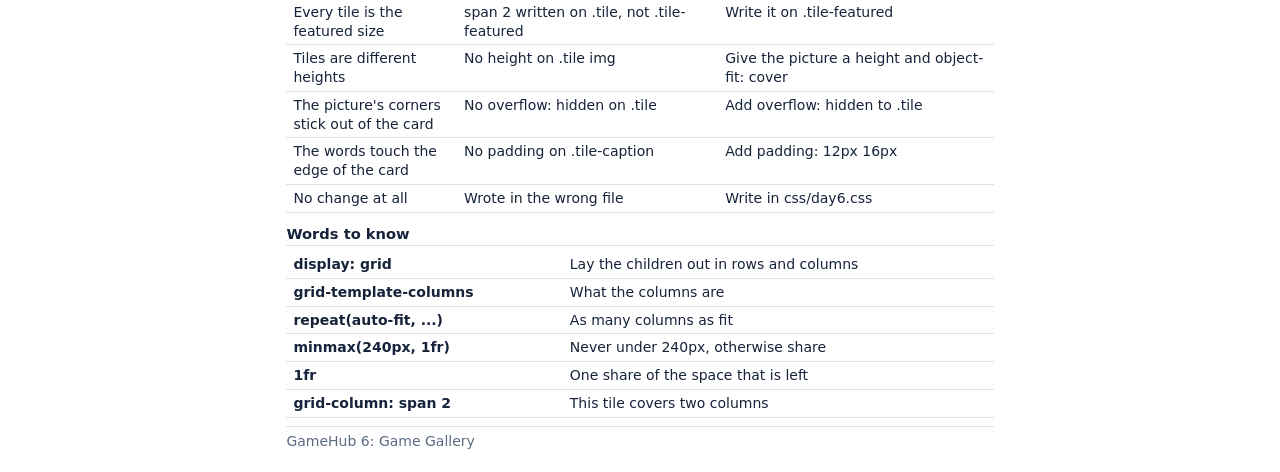
<file: Lesson06-Game-Gallery/image01.html>
<!DOCTYPE html>
<html lang="en"><head><meta charset="utf-8">
<meta name="viewport" content="width=device-width, initial-scale=1">
<title>GameHub 6: Game Gallery — Reference</title>
<style>
  @page { size: letter portrait; margin: 0.4in; }
  * { box-sizing: border-box; -webkit-print-color-adjust: exact; print-color-adjust: exact; }
  body { font-family: "Segoe UI", system-ui, sans-serif; color: #16233A; max-width: 7.7in; margin: 0 auto;
         font-size: 10pt; line-height: 1.34; }
  header { border-bottom: 3px solid #16233A; padding-bottom: 5px; margin-bottom: 8px;
           display: flex; justify-content: space-between; align-items: baseline; }
  h1 { font-size: 13pt; margin: 0; }
  .sub { font-size: 8.4pt; color: #5B6B82; }
  h2 { font-size: 11pt; margin: 11px 0 5px; padding: 0 0 2px; border-bottom: 1px solid #DCE3EC; }
  h2, h2 + .note { break-after: avoid; }
  code { font-family: "Cascadia Mono", Consolas, monospace; font-size: 8.9pt; background: #EEF2F7; padding: 1px 4px;
         border-radius: 3px; }
  .code { font-size: 8.4pt; line-height: 1.42; padding: 7px 10px; border-radius: 5px; white-space: pre;
          font-variant-ligatures: none; font-feature-settings: 'liga' 0, 'calt' 0;
          border-left: 3px solid #007acc; margin: 4px 0; break-inside: avoid; }
  .epigraph { text-align: center; font-style: italic; font-size: 10.5pt; margin: 8px 0 12px; padding: 9px 20px;
              border-top: 1px solid #DCE3EC; border-bottom: 1px solid #DCE3EC; }
  .note { margin: 3px 0 2px; font-size: 8.9pt; }
  .box { border-left: 4px solid #E8A33D; background: #FFF8EA; padding: 5px 9px; border-radius: 0 4px 4px 0;
         margin: 6px 0; font-size: 8.9pt; break-inside: avoid; }
  .box.keep { border-left-color: #4A8B5C; background: #F0F8F2; }
  .box b.lbl { display: block; font-size: 7.4pt; letter-spacing: .06em; text-transform: uppercase; margin-bottom: 2px; }
  .cols { display: grid; grid-template-columns: 1fr 1fr; gap: 12px; }
  .timeline { display: flex; gap: 3px; margin: 0 0 10px; font-size: 7.6pt; font-family: "Cascadia Mono", monospace; }
  .timeline div { padding: 4px 7px; border-radius: 3px; color: #FFFFFF; white-space: nowrap; overflow: hidden; }
  table { width: 100%; border-collapse: collapse; font-size: 8.9pt; margin: 3px 0; break-inside: avoid; }
  th { background: #E8EDF4; text-align: left; padding: 4px 7px; font-size: 7.6pt; letter-spacing: .06em;
       text-transform: uppercase; color: #5B6B82; }
  td { padding: 4px 7px; border-bottom: 1px solid #DCE3EC; vertical-align: top; }
  .prob { break-inside: avoid; margin-bottom: 8px; }
  .blank { border-bottom: 1.5px solid #16233A; min-height: 26px; margin: 4px 0 10px; }
  .who { display: flex; gap: 24px; font-size: 9.5pt; margin: 0 0 6px; }
  .who span { flex: 1; border-bottom: 1px solid #16233A; padding-bottom: 2px; }
  table.fill td { height: 28px; }
  .page-break { break-before: page; }
  footer { margin-top: 8px; padding-top: 5px; border-top: 1px solid #DCE3EC; font-size: 8.2pt; color: #5B6B82; }
  @media screen { body { padding: 22px 16px; font-size: max(14px, 10pt); } code, .code, table, .note, .box, footer { font-size: max(14px, 9pt); }
                  .code { overflow-x: auto; } }

.code-vs { background: #1E1E1E; color: #D4D4D4; font-family: "Cascadia Code", Consolas, ui-monospace, "SF Mono", Menlo, monospace; }
.code-vs .kw { color: #569CD6; }
.code-vs .ct { color: #C586C0; }
.code-vs .fn { color: #DCDCAA; }
.code-vs .st { color: #CE9178; }
.code-vs .nu { color: #B5CEA8; }
.code-vs .va { color: #9CDCFE; }
.code-vs .ty { color: #4EC9B0; }
.code-vs .cm { color: #6A9955; }
.code-vs .tg { color: #858585; }
.code-vs .nm { color: #569CD6; }
.code-vs .sel { color: #D7BA7D; }
.code-vs .gt { color: #858585; }
.code-vs .bl { color: #569CD6; }
.code-vs .at { color: #9CDCFE; }
.code-vs .vl { color: #CE9178; }
.code-vs .cm { font-style: italic; }
.code-vs .gt { user-select: none; }
.code-vs .bl { border: 1px dashed #569CD6; border-radius: 3px; padding: 0 0.25em; }</style></head><body>
<header><h1>GameHub 6: Game Gallery</h1><span class="sub">Unit 3 &middot; Lesson 6 &middot; Reference</span></header>
<p class="epigraph">A grid lays a gallery out in rows and columns. You name the smallest a column may be, and the grid works out how many fit; one tile can take two columns.</p><h2>The grid</h2><p class="note">The gallery is the grid container. Its children, the tiles, become the grid items; gap is the space between them, in both directions.</p><div class="code code-vs"><span class="sel">.gallery </span>{
    <span class="at">display</span>: <span class="vl">grid</span>;
    <span class="at">gap</span>: <span class="nu">24px</span>;
}</div><h2>Columns that fit themselves</h2><p class="note">repeat(auto-fit, ...) makes as many columns as fit. minmax(240px, 1fr) says a column is never under 240px, and otherwise shares what is left. No number of columns is ever typed.</p><div class="code code-vs"><span class="sel">.gallery </span>{
    <span class="at">grid-template-columns</span>:
        <span class="sel">repeat(auto-fit,</span>
            <span class="sel">minmax(240px, 1fr));</span>
}</div><h2>A tile that takes two</h2><p class="note">grid-column: span 2 tells one tile to cover two of the columns the grid made. The other tiles flow around it.</p><div class="code code-vs"><span class="sel">.tile-featured </span>{
    <span class="at">grid-column</span>: <span class="vl">span</span> <span class="nu">2</span>;
}</div><h2>One shape for every picture</h2><p class="note">A width, a height and object-fit: cover give every picture the same shape, so the tiles line up. This is day 5&#x27;s rule on a new box.</p><div class="code code-vs"><span class="sel">.tile img </span>{
    <span class="at">width</span>: <span class="nu">100%</span>;
    <span class="at">height</span>: <span class="nu">180px</span>;
    <span class="at">object-fit</span>: <span class="vl">cover</span>;
}</div><h2>Each tile is a card</h2><p class="note">Day 3&#x27;s card recipe. overflow: hidden is what makes the rounded corner cut the picture as well as the box.</p><div class="code code-vs"><span class="sel">.tile </span>{
    <span class="at">background-color</span>: <span class="nu">#ffffff</span>;
    <span class="at">border-radius</span>: <span class="nu">12px</span>;
    <span class="at">overflow</span>: <span class="vl">hidden</span>;
    <span class="at">box-shadow</span>: <span class="nu">0</span> <span class="nu">4px</span> <span class="nu">12px</span>
        <span class="sel">rgba(0, 0, 0, 0.12);</span>
}</div><h2>The caption</h2><p class="note">Padding gives the words room inside the card; margin: 0 stops the heading pushing the top open. Both lines need contrast 4.5 or more on the tile, as on day 2.</p><div class="code code-vs"><span class="sel">.tile-caption </span>{
    <span class="at">padding</span>: <span class="nu">12px</span> <span class="nu">16px</span>;
}
<span class="sel">.tile-caption h3 </span>{
    <span class="at">margin</span>: <span class="nu">0</span>;
    <span class="at">color</span>: <span class="vl">var</span>(<span class="vl">--primary</span>);
}
<span class="sel">.tile-genre </span>{
    <span class="at">margin</span>: <span class="nu">4px</span> <span class="nu">0</span> <span class="nu">0</span>;
    <span class="at">color</span>: <span class="nu">#4a5565</span>;
}</div><h2>When it looks wrong</h2><table><tr><th>You see</th><th>Cause</th><th>Fix</th></tr><tr><td>No gallery on the page at all</td><td>The day 5 folder was not duplicated, or the new files went elsewhere</td><td>Duplicate day 5&#x27;s folder, rename it day6, upload today&#x27;s files into it</td></tr><tr><td>One tall column, not a gallery</td><td>display: grid with no grid-template-columns</td><td>Add the repeat(auto-fit, minmax(240px, 1fr)) line</td></tr><tr><td>Row 2 red, but the gallery looks right</td><td>The columns were typed, like repeat(4, 1fr)</td><td>Use repeat(auto-fit, minmax(240px, 1fr))</td></tr><tr><td>Every tile is the featured size</td><td>span 2 written on .tile, not .tile-featured</td><td>Write it on .tile-featured</td></tr><tr><td>Tiles are different heights</td><td>No height on .tile img</td><td>Give the picture a height and object-fit: cover</td></tr><tr><td>The picture&#x27;s corners stick out of the card</td><td>No overflow: hidden on .tile</td><td>Add overflow: hidden to .tile</td></tr><tr><td>The words touch the edge of the card</td><td>No padding on .tile-caption</td><td>Add padding: 12px 16px</td></tr><tr><td>No change at all</td><td>Wrote in the wrong file</td><td>Write in css/day6.css</td></tr></table><h2>Words to know</h2><table><tr><td><b>display: grid</b></td><td>Lay the children out in rows and columns</td></tr><tr><td><b>grid-template-columns</b></td><td>What the columns are</td></tr><tr><td><b>repeat(auto-fit, ...)</b></td><td>As many columns as fit</td></tr><tr><td><b>minmax(240px, 1fr)</b></td><td>Never under 240px, otherwise share</td></tr><tr><td><b>1fr</b></td><td>One share of the space that is left</td></tr><tr><td><b>grid-column: span 2</b></td><td>This tile covers two columns</td></tr></table><footer>GameHub 6: Game Gallery</footer>
</body></html>
</file>
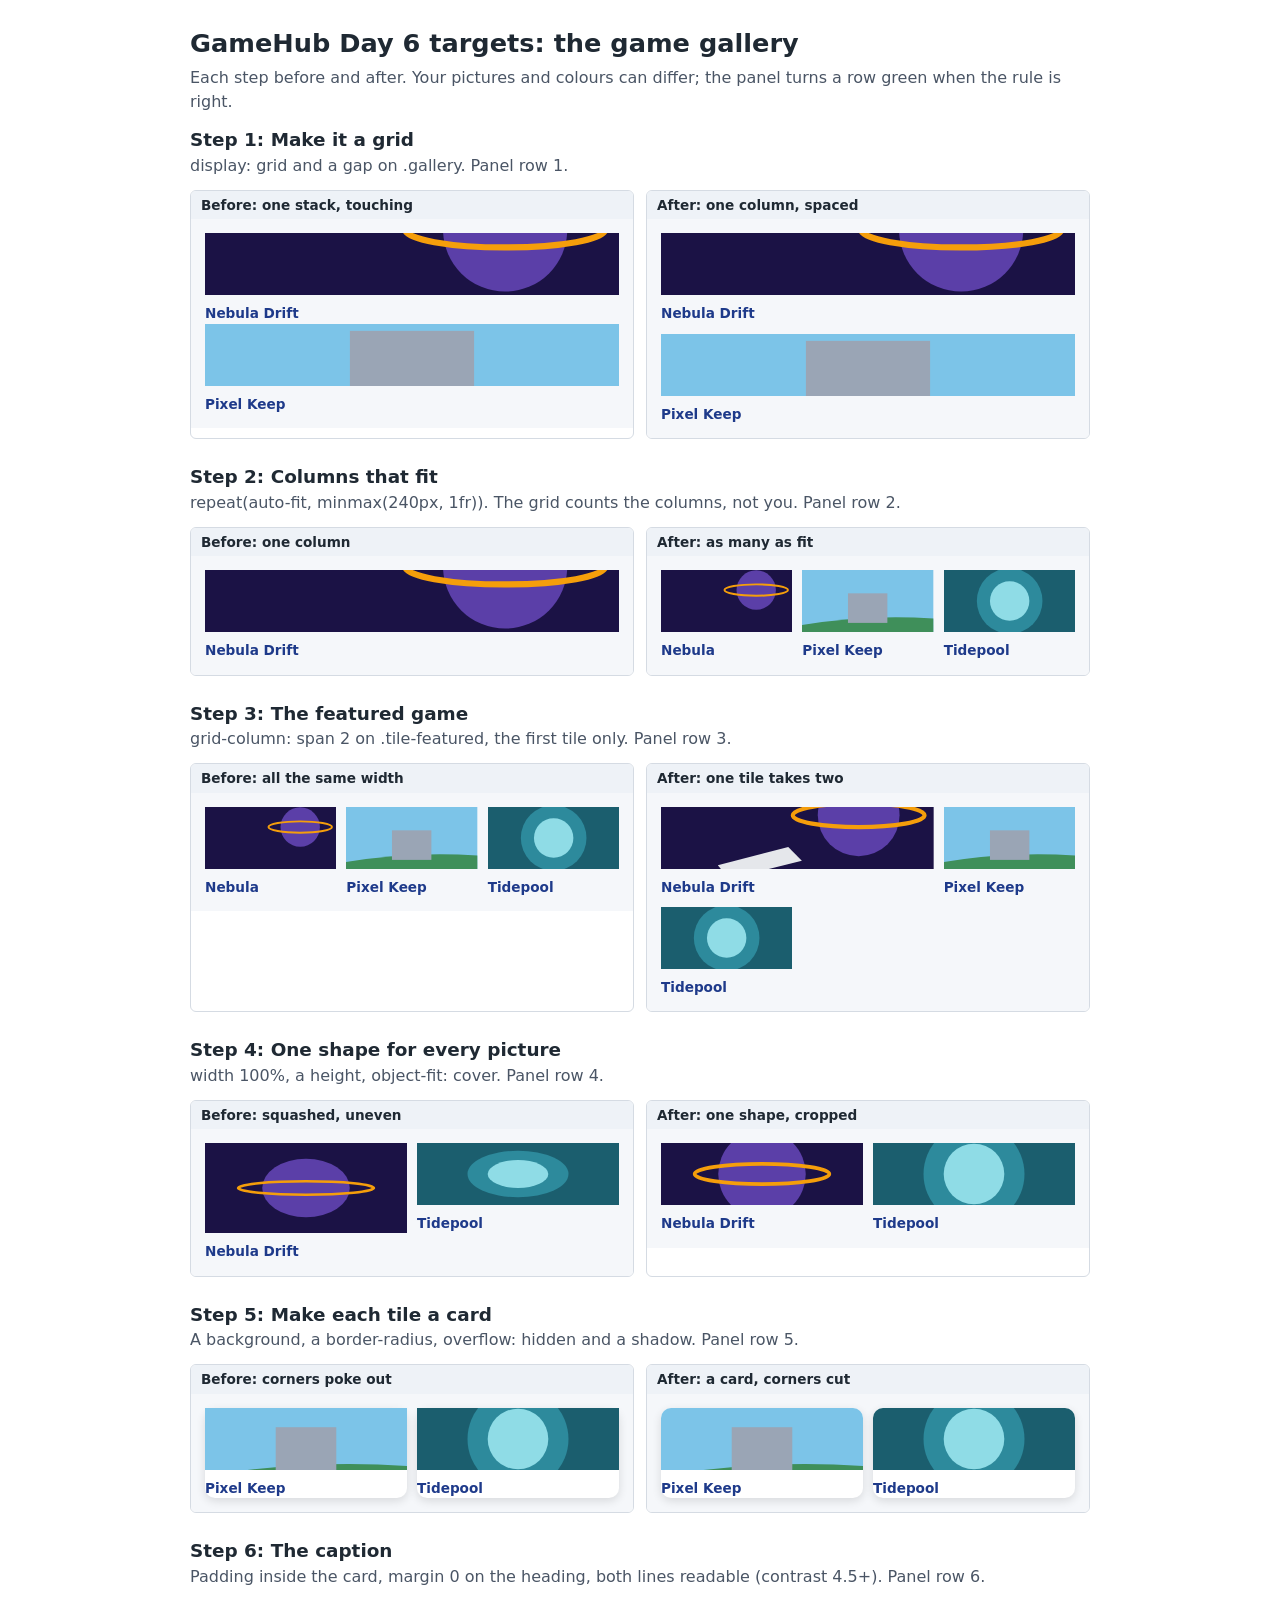
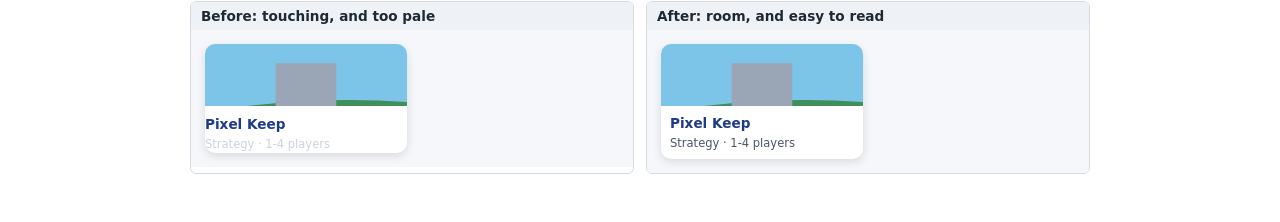
<file: Lesson06-Game-Gallery/targets.html>
<!DOCTYPE html>
<html lang="en">
<head>
<meta charset="utf-8">
<meta name="viewport" content="width=device-width, initial-scale=1">
<title>GameHub Day 6 targets</title>
<style>
  body { margin: 0; padding: 24px 16px; font: 16px/1.5 system-ui, "Segoe UI", Arial, sans-serif; color: #1f2933; }
  main { max-width: 900px; margin: 0 auto; }
  h1 { font-size: 1.6rem; margin: 0 0 4px; }
  .lead, .t p { margin: 0 0 12px; color: #4a5565; }
  .t { margin: 0 0 24px; }
  .t h2 { font-size: 1.15rem; margin: 0; }
  .pair { display: grid; grid-template-columns: 1fr 1fr; gap: 12px; }
  @media (max-width: 640px) { .pair { grid-template-columns: 1fr; } }
  figure { margin: 0; border: 1px solid #d5dbe3; border-radius: 6px; overflow: hidden; }
  figcaption { font-size: .85rem; font-weight: 600; padding: 4px 10px; background: #eef2f7; }
  .pic { background: #f5f7fa; padding: 14px; }
  .gal { display: grid; gap: 10px; }
  .c1 { grid-template-columns: 1fr; }
  .c2 { grid-template-columns: repeat(2, 1fr); }
  .c3 { grid-template-columns: repeat(3, 1fr); }
  .tight { gap: 0; }
  .big { grid-column: span 2; }
  .tile { }
  .card { background: #fff; border-radius: 10px; overflow: hidden; box-shadow: 0 3px 10px rgba(0,0,0,.12); }
  .square { border-radius: 10px; box-shadow: 0 3px 10px rgba(0,0,0,.12); background: #fff; }
  .shot { display: block; width: 100%; height: 62px; }
  .tall { height: 90px; }
  .cap { padding: 0; }
  .cap.room { padding: 7px 9px; }
  .cap h3 { margin: 8px 0 0; font-size: .85rem; color: #1e3a8a; }
  .cap.room h3 { margin: 0; }
  .cap p { margin: 1px 0 0; font-size: .72rem; color: #4a5565; }
  .cap p.pale { color: #cbd3de; }
</style>
</head>
<body>
<main>
<h1>GameHub Day 6 targets: the game gallery</h1>
<p class="lead">Each step before and after. Your pictures and colours can differ; the panel turns a row green when the rule is right.</p>

<section class="t"><h2>Step 1: Make it a grid</h2><p>display: grid and a gap on .gallery. Panel row 1.</p>
<div class="pair">
<figure><figcaption>Before: one stack, touching</figcaption><div class="pic"><div class="gal c1 tight">
<div class="tile"><svg class="shot" viewBox="0 0 1200 800" preserveAspectRatio="xMidYMid slice"><rect width="1200" height="800" fill="#1b1245"/><circle cx="870" cy="300" r="180" fill="#5b3fa8"/><ellipse cx="870" cy="300" rx="290" ry="52" fill="none" stroke="#f59e0b" stroke-width="18"/></svg><div class="cap"><h3>Nebula Drift</h3></div></div>
<div class="tile"><svg class="shot" viewBox="0 0 1200 800" preserveAspectRatio="xMidYMid slice"><rect width="1200" height="800" fill="#7cc4e8"/><path d="M0 620 Q600 520 1200 560 L1200 800 L0 800 Z" fill="#3f8f5a"/><rect x="420" y="330" width="360" height="270" fill="#9aa5b5"/></svg><div class="cap"><h3>Pixel Keep</h3></div></div>
</div></div></figure>
<figure><figcaption>After: one column, spaced</figcaption><div class="pic"><div class="gal c1">
<div class="tile"><svg class="shot" viewBox="0 0 1200 800" preserveAspectRatio="xMidYMid slice"><rect width="1200" height="800" fill="#1b1245"/><circle cx="870" cy="300" r="180" fill="#5b3fa8"/><ellipse cx="870" cy="300" rx="290" ry="52" fill="none" stroke="#f59e0b" stroke-width="18"/></svg><div class="cap"><h3>Nebula Drift</h3></div></div>
<div class="tile"><svg class="shot" viewBox="0 0 1200 800" preserveAspectRatio="xMidYMid slice"><rect width="1200" height="800" fill="#7cc4e8"/><path d="M0 620 Q600 520 1200 560 L1200 800 L0 800 Z" fill="#3f8f5a"/><rect x="420" y="330" width="360" height="270" fill="#9aa5b5"/></svg><div class="cap"><h3>Pixel Keep</h3></div></div>
</div></div></figure>
</div></section>

<section class="t"><h2>Step 2: Columns that fit</h2><p>repeat(auto-fit, minmax(240px, 1fr)). The grid counts the columns, not you. Panel row 2.</p>
<div class="pair">
<figure><figcaption>Before: one column</figcaption><div class="pic"><div class="gal c1">
<div class="tile"><svg class="shot" viewBox="0 0 1200 800" preserveAspectRatio="xMidYMid slice"><rect width="1200" height="800" fill="#1b1245"/><circle cx="870" cy="300" r="180" fill="#5b3fa8"/><ellipse cx="870" cy="300" rx="290" ry="52" fill="none" stroke="#f59e0b" stroke-width="18"/></svg><div class="cap"><h3>Nebula Drift</h3></div></div>
</div></div></figure>
<figure><figcaption>After: as many as fit</figcaption><div class="pic"><div class="gal c3">
<div class="tile"><svg class="shot" viewBox="0 0 1200 800" preserveAspectRatio="xMidYMid slice"><rect width="1200" height="800" fill="#1b1245"/><circle cx="870" cy="300" r="180" fill="#5b3fa8"/><ellipse cx="870" cy="300" rx="290" ry="52" fill="none" stroke="#f59e0b" stroke-width="18"/></svg><div class="cap"><h3>Nebula</h3></div></div>
<div class="tile"><svg class="shot" viewBox="0 0 1200 800" preserveAspectRatio="xMidYMid slice"><rect width="1200" height="800" fill="#7cc4e8"/><path d="M0 620 Q600 520 1200 560 L1200 800 L0 800 Z" fill="#3f8f5a"/><rect x="420" y="330" width="360" height="270" fill="#9aa5b5"/></svg><div class="cap"><h3>Pixel Keep</h3></div></div>
<div class="tile"><svg class="shot" viewBox="0 0 1200 800" preserveAspectRatio="xMidYMid slice"><rect width="1200" height="800" fill="#1b5e6e"/><circle cx="600" cy="400" r="300" fill="#2d8a9c"/><circle cx="600" cy="400" r="180" fill="#8fdce6"/></svg><div class="cap"><h3>Tidepool</h3></div></div>
</div></div></figure>
</div></section>

<section class="t"><h2>Step 3: The featured game</h2><p>grid-column: span 2 on .tile-featured, the first tile only. Panel row 3.</p>
<div class="pair">
<figure><figcaption>Before: all the same width</figcaption><div class="pic"><div class="gal c3">
<div class="tile"><svg class="shot" viewBox="0 0 1200 800" preserveAspectRatio="xMidYMid slice"><rect width="1200" height="800" fill="#1b1245"/><circle cx="870" cy="300" r="180" fill="#5b3fa8"/><ellipse cx="870" cy="300" rx="290" ry="52" fill="none" stroke="#f59e0b" stroke-width="18"/></svg><div class="cap"><h3>Nebula</h3></div></div>
<div class="tile"><svg class="shot" viewBox="0 0 1200 800" preserveAspectRatio="xMidYMid slice"><rect width="1200" height="800" fill="#7cc4e8"/><path d="M0 620 Q600 520 1200 560 L1200 800 L0 800 Z" fill="#3f8f5a"/><rect x="420" y="330" width="360" height="270" fill="#9aa5b5"/></svg><div class="cap"><h3>Pixel Keep</h3></div></div>
<div class="tile"><svg class="shot" viewBox="0 0 1200 800" preserveAspectRatio="xMidYMid slice"><rect width="1200" height="800" fill="#1b5e6e"/><circle cx="600" cy="400" r="300" fill="#2d8a9c"/><circle cx="600" cy="400" r="180" fill="#8fdce6"/></svg><div class="cap"><h3>Tidepool</h3></div></div>
</div></div></figure>
<figure><figcaption>After: one tile takes two</figcaption><div class="pic"><div class="gal c3">
<div class="tile big"><svg class="shot" viewBox="0 0 1200 800" preserveAspectRatio="xMidYMid slice"><rect width="1200" height="800" fill="#1b1245"/><circle cx="870" cy="300" r="180" fill="#5b3fa8"/><ellipse cx="870" cy="300" rx="290" ry="52" fill="none" stroke="#f59e0b" stroke-width="18"/><path d="M250 520 L560 440 L620 500 L300 580 Z" fill="#e5e7eb"/></svg><div class="cap"><h3>Nebula Drift</h3></div></div>
<div class="tile"><svg class="shot" viewBox="0 0 1200 800" preserveAspectRatio="xMidYMid slice"><rect width="1200" height="800" fill="#7cc4e8"/><path d="M0 620 Q600 520 1200 560 L1200 800 L0 800 Z" fill="#3f8f5a"/><rect x="420" y="330" width="360" height="270" fill="#9aa5b5"/></svg><div class="cap"><h3>Pixel Keep</h3></div></div>
<div class="tile"><svg class="shot" viewBox="0 0 1200 800" preserveAspectRatio="xMidYMid slice"><rect width="1200" height="800" fill="#1b5e6e"/><circle cx="600" cy="400" r="300" fill="#2d8a9c"/><circle cx="600" cy="400" r="180" fill="#8fdce6"/></svg><div class="cap"><h3>Tidepool</h3></div></div>
</div></div></figure>
</div></section>

<section class="t"><h2>Step 4: One shape for every picture</h2><p>width 100%, a height, object-fit: cover. Panel row 4.</p>
<div class="pair">
<figure><figcaption>Before: squashed, uneven</figcaption><div class="pic"><div class="gal c2">
<div class="tile"><svg class="shot tall" viewBox="0 0 1200 800" preserveAspectRatio="none"><rect width="1200" height="800" fill="#1b1245"/><circle cx="600" cy="400" r="260" fill="#5b3fa8"/><ellipse cx="600" cy="400" rx="400" ry="60" fill="none" stroke="#f59e0b" stroke-width="22"/></svg><div class="cap"><h3>Nebula Drift</h3></div></div>
<div class="tile"><svg class="shot" viewBox="0 0 1200 800" preserveAspectRatio="none"><rect width="1200" height="800" fill="#1b5e6e"/><circle cx="600" cy="400" r="300" fill="#2d8a9c"/><circle cx="600" cy="400" r="180" fill="#8fdce6"/></svg><div class="cap"><h3>Tidepool</h3></div></div>
</div></div></figure>
<figure><figcaption>After: one shape, cropped</figcaption><div class="pic"><div class="gal c2">
<div class="tile"><svg class="shot" viewBox="0 0 1200 800" preserveAspectRatio="xMidYMid slice"><rect width="1200" height="800" fill="#1b1245"/><circle cx="600" cy="400" r="260" fill="#5b3fa8"/><ellipse cx="600" cy="400" rx="400" ry="60" fill="none" stroke="#f59e0b" stroke-width="22"/></svg><div class="cap"><h3>Nebula Drift</h3></div></div>
<div class="tile"><svg class="shot" viewBox="0 0 1200 800" preserveAspectRatio="xMidYMid slice"><rect width="1200" height="800" fill="#1b5e6e"/><circle cx="600" cy="400" r="300" fill="#2d8a9c"/><circle cx="600" cy="400" r="180" fill="#8fdce6"/></svg><div class="cap"><h3>Tidepool</h3></div></div>
</div></div></figure>
</div></section>

<section class="t"><h2>Step 5: Make each tile a card</h2><p>A background, a border-radius, overflow: hidden and a shadow. Panel row 5.</p>
<div class="pair">
<figure><figcaption>Before: corners poke out</figcaption><div class="pic"><div class="gal c2">
<div class="tile square"><svg class="shot" viewBox="0 0 1200 800" preserveAspectRatio="xMidYMid slice"><rect width="1200" height="800" fill="#7cc4e8"/><path d="M0 620 Q600 520 1200 560 L1200 800 L0 800 Z" fill="#3f8f5a"/><rect x="420" y="330" width="360" height="270" fill="#9aa5b5"/></svg><div class="cap"><h3>Pixel Keep</h3></div></div>
<div class="tile square"><svg class="shot" viewBox="0 0 1200 800" preserveAspectRatio="xMidYMid slice"><rect width="1200" height="800" fill="#1b5e6e"/><circle cx="600" cy="400" r="300" fill="#2d8a9c"/><circle cx="600" cy="400" r="180" fill="#8fdce6"/></svg><div class="cap"><h3>Tidepool</h3></div></div>
</div></div></figure>
<figure><figcaption>After: a card, corners cut</figcaption><div class="pic"><div class="gal c2">
<div class="tile card"><svg class="shot" viewBox="0 0 1200 800" preserveAspectRatio="xMidYMid slice"><rect width="1200" height="800" fill="#7cc4e8"/><path d="M0 620 Q600 520 1200 560 L1200 800 L0 800 Z" fill="#3f8f5a"/><rect x="420" y="330" width="360" height="270" fill="#9aa5b5"/></svg><div class="cap"><h3>Pixel Keep</h3></div></div>
<div class="tile card"><svg class="shot" viewBox="0 0 1200 800" preserveAspectRatio="xMidYMid slice"><rect width="1200" height="800" fill="#1b5e6e"/><circle cx="600" cy="400" r="300" fill="#2d8a9c"/><circle cx="600" cy="400" r="180" fill="#8fdce6"/></svg><div class="cap"><h3>Tidepool</h3></div></div>
</div></div></figure>
</div></section>

<section class="t"><h2>Step 6: The caption</h2><p>Padding inside the card, margin 0 on the heading, both lines readable (contrast 4.5+). Panel row 6.</p>
<div class="pair">
<figure><figcaption>Before: touching, and too pale</figcaption><div class="pic"><div class="gal c2">
<div class="tile card"><svg class="shot" viewBox="0 0 1200 800" preserveAspectRatio="xMidYMid slice"><rect width="1200" height="800" fill="#7cc4e8"/><path d="M0 620 Q600 520 1200 560 L1200 800 L0 800 Z" fill="#3f8f5a"/><rect x="420" y="330" width="360" height="270" fill="#9aa5b5"/></svg><div class="cap"><h3>Pixel Keep</h3><p class="pale">Strategy &middot; 1-4 players</p></div></div>
</div></div></figure>
<figure><figcaption>After: room, and easy to read</figcaption><div class="pic"><div class="gal c2">
<div class="tile card"><svg class="shot" viewBox="0 0 1200 800" preserveAspectRatio="xMidYMid slice"><rect width="1200" height="800" fill="#7cc4e8"/><path d="M0 620 Q600 520 1200 560 L1200 800 L0 800 Z" fill="#3f8f5a"/><rect x="420" y="330" width="360" height="270" fill="#9aa5b5"/></svg><div class="cap room"><h3>Pixel Keep</h3><p>Strategy &middot; 1-4 players</p></div></div>
</div></div></figure>
</div></section>
</main>
</body>
</html>
</file>
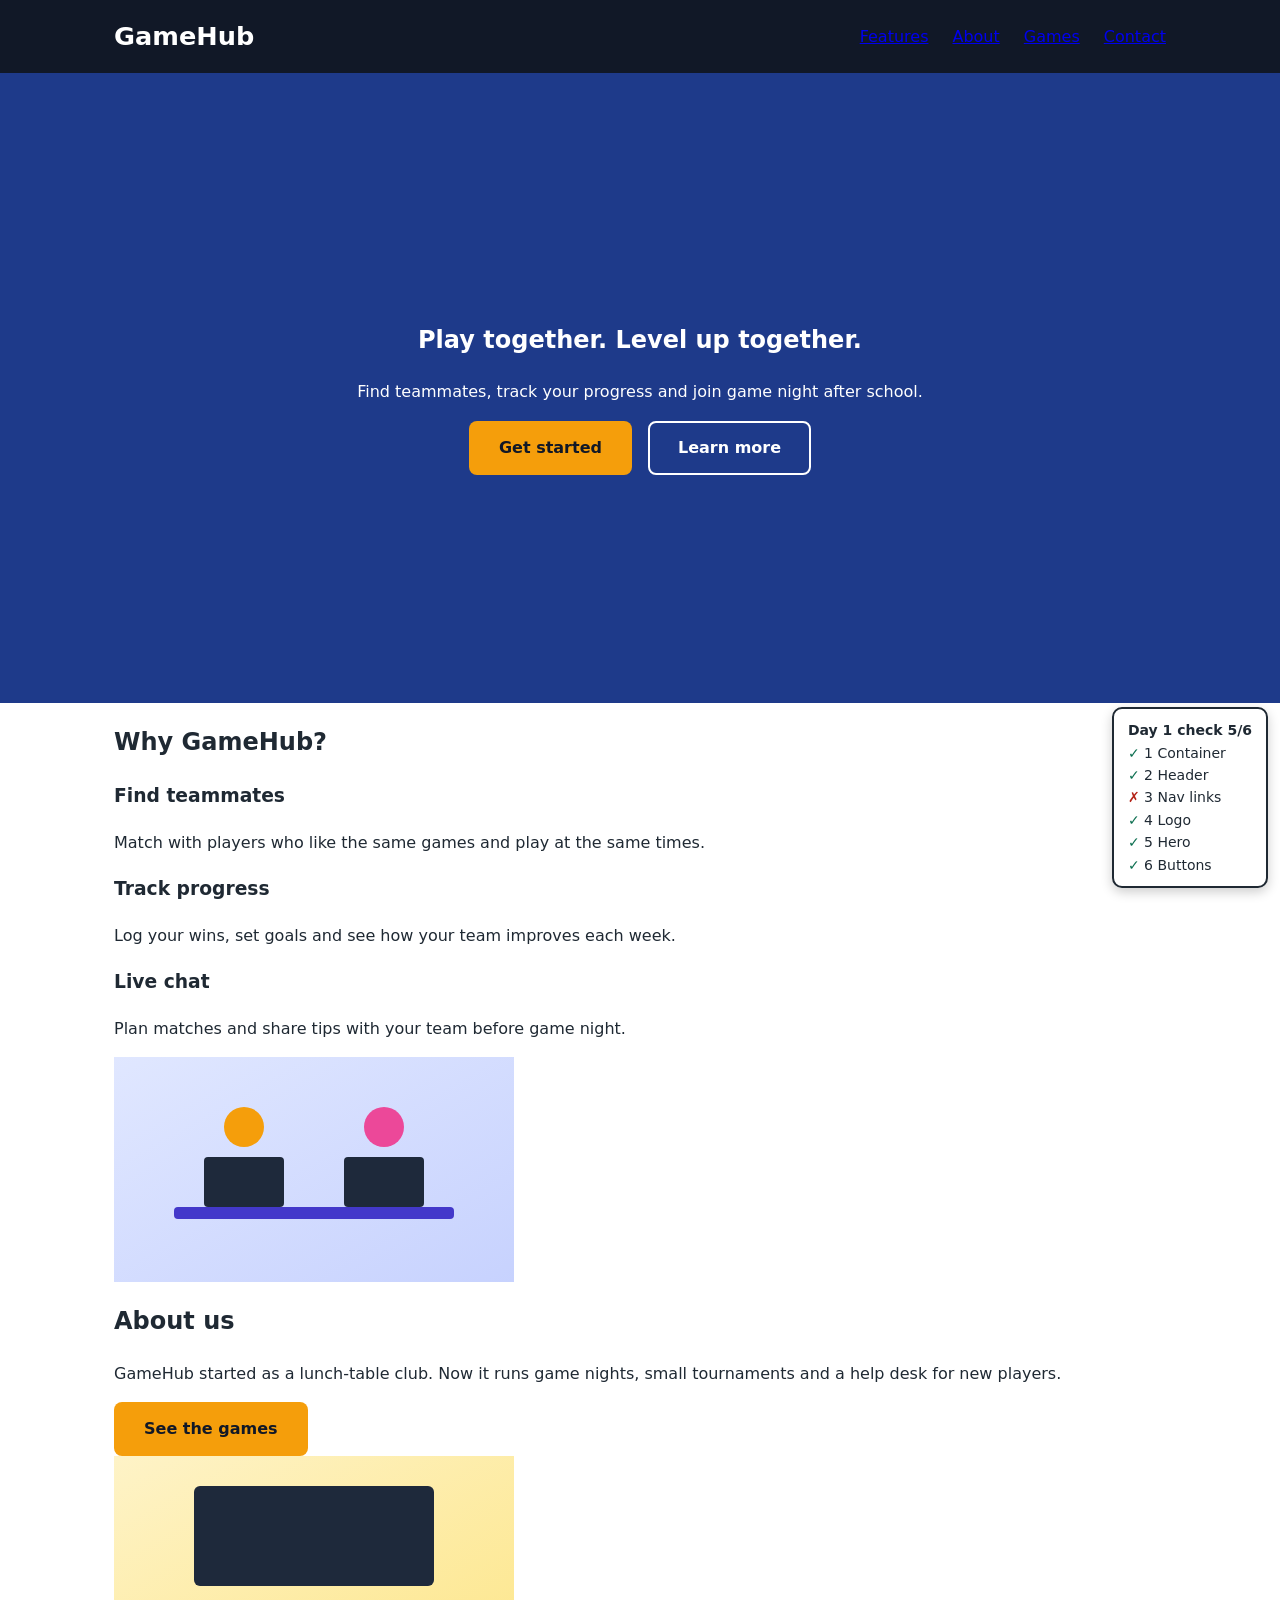
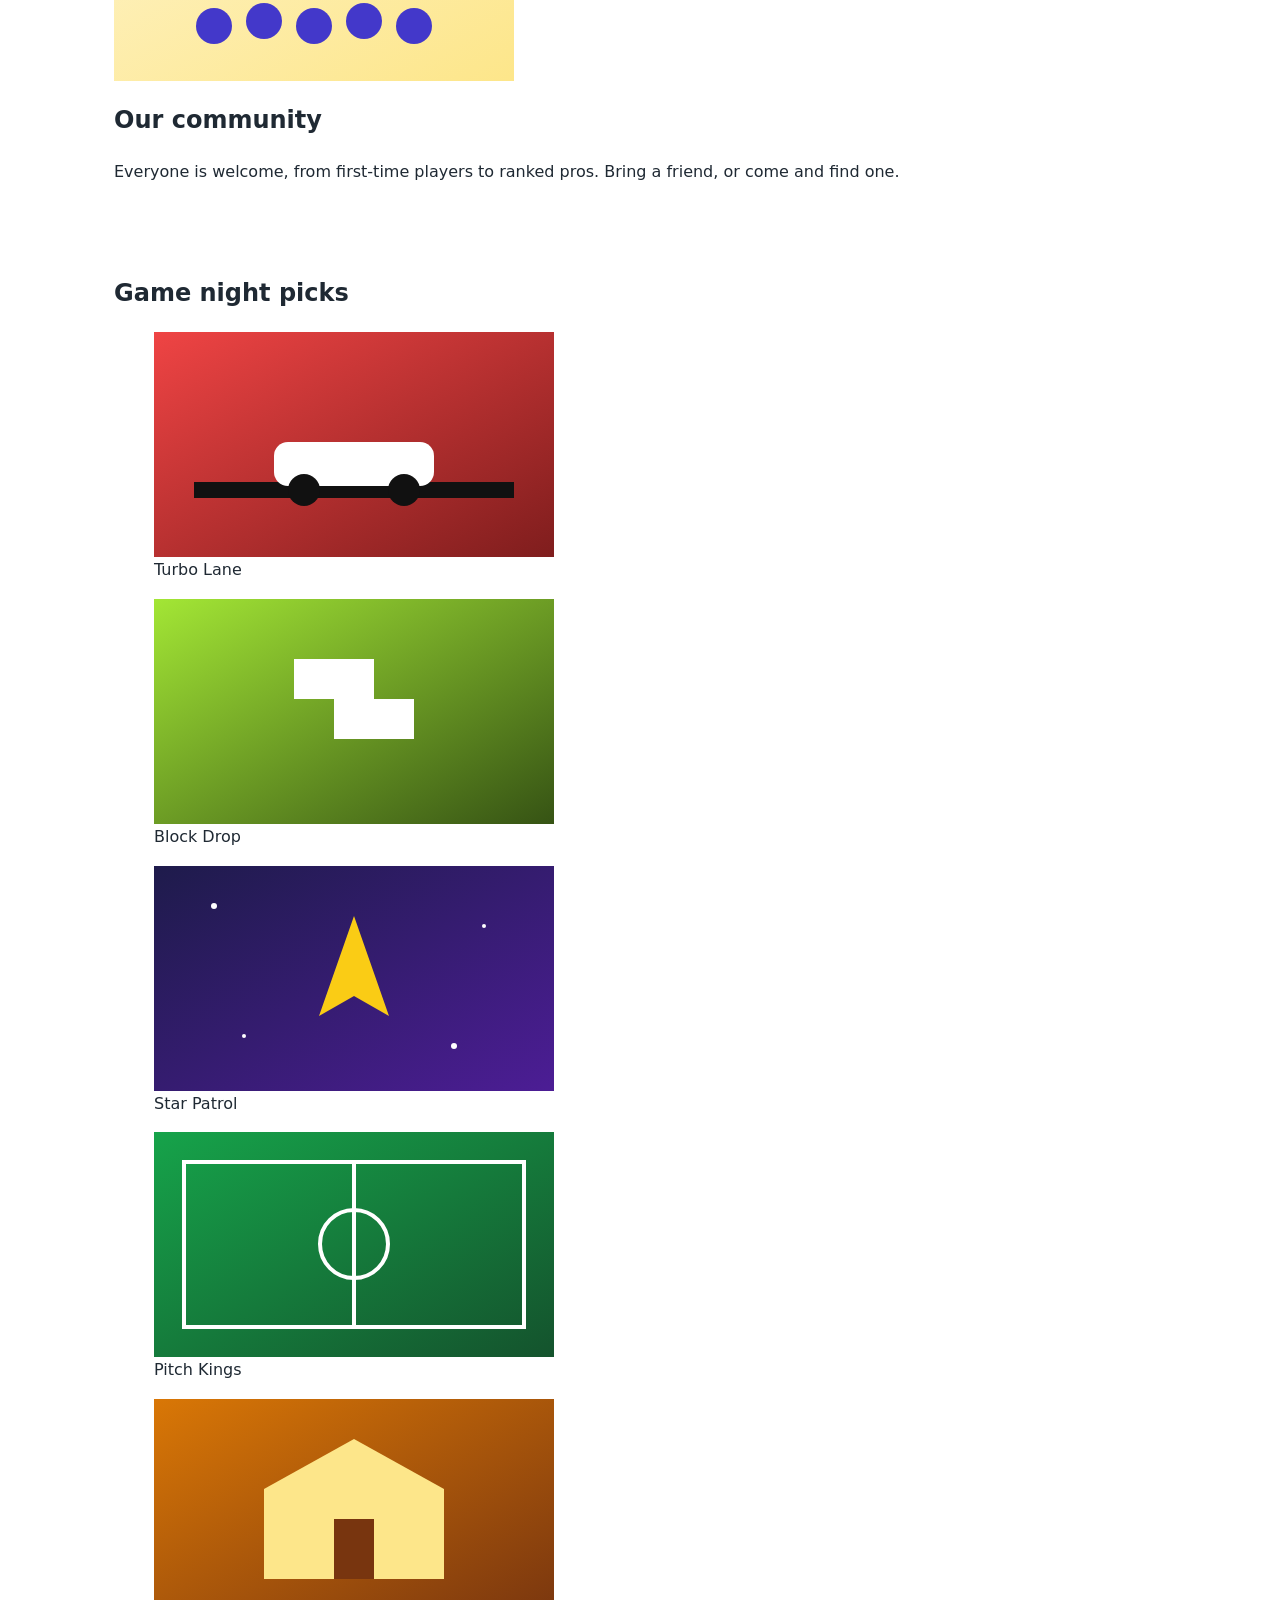
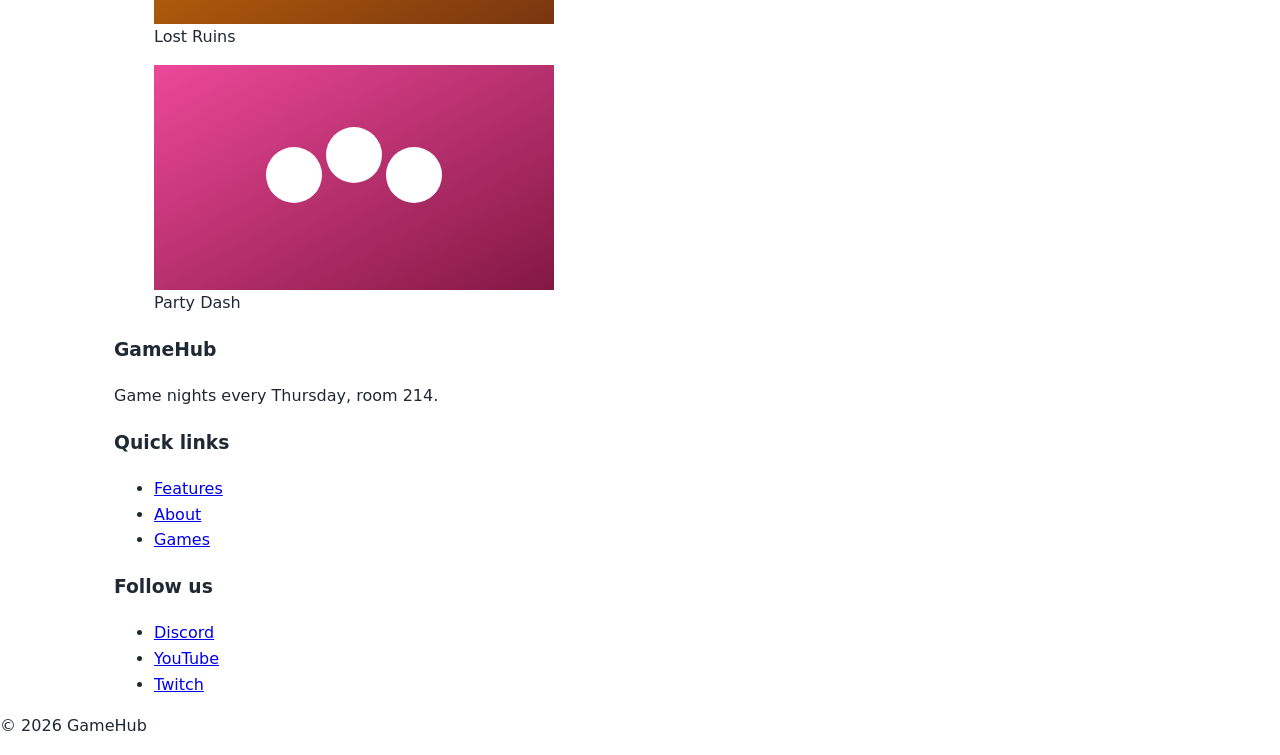
<file: Lesson01-Setup-Header-Hero/gamehub-starter/gamehub.html>
<!DOCTYPE html>
<html lang="en">
<head>
  <meta charset="utf-8">
  <meta name="viewport" content="width=device-width, initial-scale=1">
  <title>GameHub</title>
  <link rel="stylesheet" href="style.css">
</head>
<body>
  <!-- GameHub: you style this page over the next 10 days.
       Do not change this file; all your work goes in style.css. -->
  <header class="site-header">
    <nav class="container nav">
      <a class="logo" href="#">GameHub</a>
      <ul class="nav-links">
        <li><a href="#features">Features</a></li>
        <li><a href="#about">About</a></li>
        <li><a href="#games">Games</a></li>
        <li><a href="#contact">Contact</a></li>
      </ul>
    </nav>
  </header>

  <main>
    <section class="hero">
      <div class="container hero-content">
        <h1>Play together. Level up together.</h1>
        <p class="tagline">Find teammates, track your progress and join game night after school.</p>
        <div class="hero-buttons">
          <a class="btn btn-primary" href="#features">Get started</a>
          <a class="btn btn-secondary" href="#about">Learn more</a>
        </div>
      </div>
    </section>

    <section id="features" class="features">
      <div class="container">
        <h2>Why GameHub?</h2>
        <div class="cards">
          <article class="card">
            <h3>Find teammates</h3>
            <p>Match with players who like the same games and play at the same times.</p>
          </article>
          <article class="card">
            <h3>Track progress</h3>
            <p>Log your wins, set goals and see how your team improves each week.</p>
          </article>
          <article class="card">
            <h3>Live chat</h3>
            <p>Plan matches and share tips with your team before game night.</p>
          </article>
        </div>
      </div>
    </section>

    <section id="about" class="split">
      <div class="container split-row">
        <img src="[data-uri]" alt="Two players at a table with laptops and controllers">
        <div class="split-text">
          <h2>About us</h2>
          <p>GameHub started as a lunch-table club. Now it runs game nights, small tournaments and a help desk for new players.</p>
          <a class="btn btn-primary" href="#games">See the games</a>
        </div>
      </div>
    </section>

    <section id="community" class="split split-reverse">
      <div class="container split-row">
        <img src="[data-uri]" alt="A crowd cheering at a game night on a big screen">
        <div class="split-text">
          <h2>Our community</h2>
          <p>Everyone is welcome, from first-time players to ranked pros. Bring a friend, or come and find one.</p>
          <a class="btn btn-secondary" href="#contact">Join us</a>
        </div>
      </div>
    </section>

    <section id="games" class="games">
      <div class="container">
        <h2>Game night picks</h2>
        <div class="gallery">
          <figure class="game featured">
            <img src="[data-uri]" alt="Racing game cover">
            <figcaption>Turbo Lane</figcaption>
          </figure>
          <figure class="game">
            <img src="[data-uri]" alt="Puzzle game cover">
            <figcaption>Block Drop</figcaption>
          </figure>
          <figure class="game">
            <img src="[data-uri]" alt="Space game cover">
            <figcaption>Star Patrol</figcaption>
          </figure>
          <figure class="game">
            <img src="[data-uri]" alt="Soccer game cover">
            <figcaption>Pitch Kings</figcaption>
          </figure>
          <figure class="game">
            <img src="[data-uri]" alt="Adventure game cover">
            <figcaption>Lost Ruins</figcaption>
          </figure>
          <figure class="game">
            <img src="[data-uri]" alt="Party game cover">
            <figcaption>Party Dash</figcaption>
          </figure>
        </div>
      </div>
    </section>
  </main>

  <footer id="contact" class="site-footer">
    <div class="container footer-cols">
      <div class="footer-col">
        <h3>GameHub</h3>
        <p>Game nights every Thursday, room 214.</p>
      </div>
      <div class="footer-col">
        <h3>Quick links</h3>
        <ul>
          <li><a href="#features">Features</a></li>
          <li><a href="#about">About</a></li>
          <li><a href="#games">Games</a></li>
        </ul>
      </div>
      <div class="footer-col">
        <h3>Follow us</h3>
        <ul>
          <li><a href="#">Discord</a></li>
          <li><a href="#">YouTube</a></li>
          <li><a href="#">Twitch</a></li>
        </ul>
      </div>
    </div>
    <p class="copyright">&copy; 2026 GameHub</p>
  </footer>

  <script src="check.js"></script>
</body>
</html>
</file>
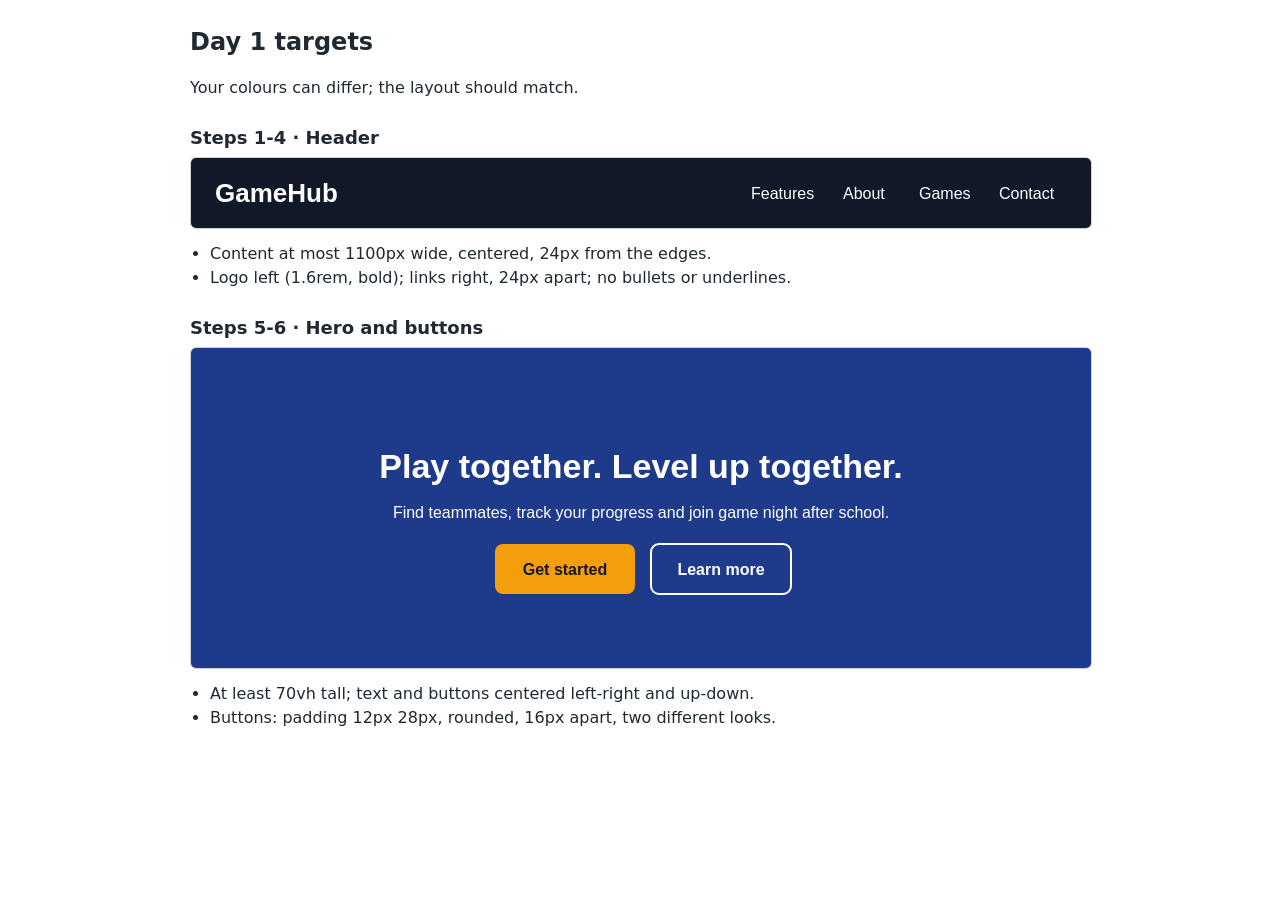
<file: Lesson01-Setup-Header-Hero/gamehub-starter/targets.html>
<!DOCTYPE html>
<html lang="en">
<head>
  <meta charset="utf-8">
  <meta name="viewport" content="width=device-width, initial-scale=1">
  <title>GameHub Day 1: targets</title>
  <style>
    body { margin: 0; padding: 24px 16px; font: 16px/1.5 system-ui, "Segoe UI", sans-serif; color: #1f2933; background: #fff; }
    main { max-width: 900px; margin: 0 auto; }
    h1 { font-size: 24px; margin: 0 0 4px; }
    h2 { font-size: 18px; margin: 24px 0 6px; }
    svg { width: 100%; height: auto; border: 1px solid #cbd2d9; border-radius: 6px; }
    ul { margin: 6px 0 0; padding-left: 20px; }
  </style>
</head>
<body>
<main>
  <h1>Day 1 targets</h1>
  <p>Your colours can differ; the layout should match.</p>

  <h2>Steps 1-4 · Header</h2>
  <svg viewBox="0 0 900 70" role="img" aria-label="Dark header: GameHub logo on the left, four links in a row on the right">
    <rect width="900" height="70" fill="#111827"/>
    <text x="24" y="44" font-size="26" font-weight="700" fill="#fff" font-family="sans-serif">GameHub</text>
    <g font-size="16" fill="#fff" font-family="sans-serif">
      <text x="560" y="41">Features</text><text x="652" y="41">About</text><text x="728" y="41">Games</text><text x="808" y="41">Contact</text>
    </g>
  </svg>
  <ul>
    <li>Content at most 1100px wide, centered, 24px from the edges.</li>
    <li>Logo left (1.6rem, bold); links right, 24px apart; no bullets or underlines.</li>
  </ul>

  <h2>Steps 5-6 · Hero and buttons</h2>
  <svg viewBox="0 0 900 320" role="img" aria-label="Tall blue hero: heading, tagline and two buttons, all centered">
    <rect width="900" height="320" fill="#1e3a8a"/>
    <text x="450" y="130" text-anchor="middle" font-size="34" font-weight="700" fill="#fff" font-family="sans-serif">Play together. Level up together.</text>
    <text x="450" y="170" text-anchor="middle" font-size="16" fill="#fff" font-family="sans-serif">Find teammates, track your progress and join game night after school.</text>
    <rect x="304" y="196" width="140" height="50" rx="8" fill="#f59e0b"/>
    <text x="374" y="227" text-anchor="middle" font-size="16" font-weight="700" fill="#111827" font-family="sans-serif">Get started</text>
    <rect x="460" y="196" width="140" height="50" rx="8" fill="none" stroke="#fff" stroke-width="2"/>
    <text x="530" y="227" text-anchor="middle" font-size="16" font-weight="700" fill="#fff" font-family="sans-serif">Learn more</text>
  </svg>
  <ul>
    <li>At least 70vh tall; text and buttons centered left-right and up-down.</li>
    <li>Buttons: padding 12px 28px, rounded, 16px apart, two different looks.</li>
  </ul>
</main>
</body>
</html>
</file>
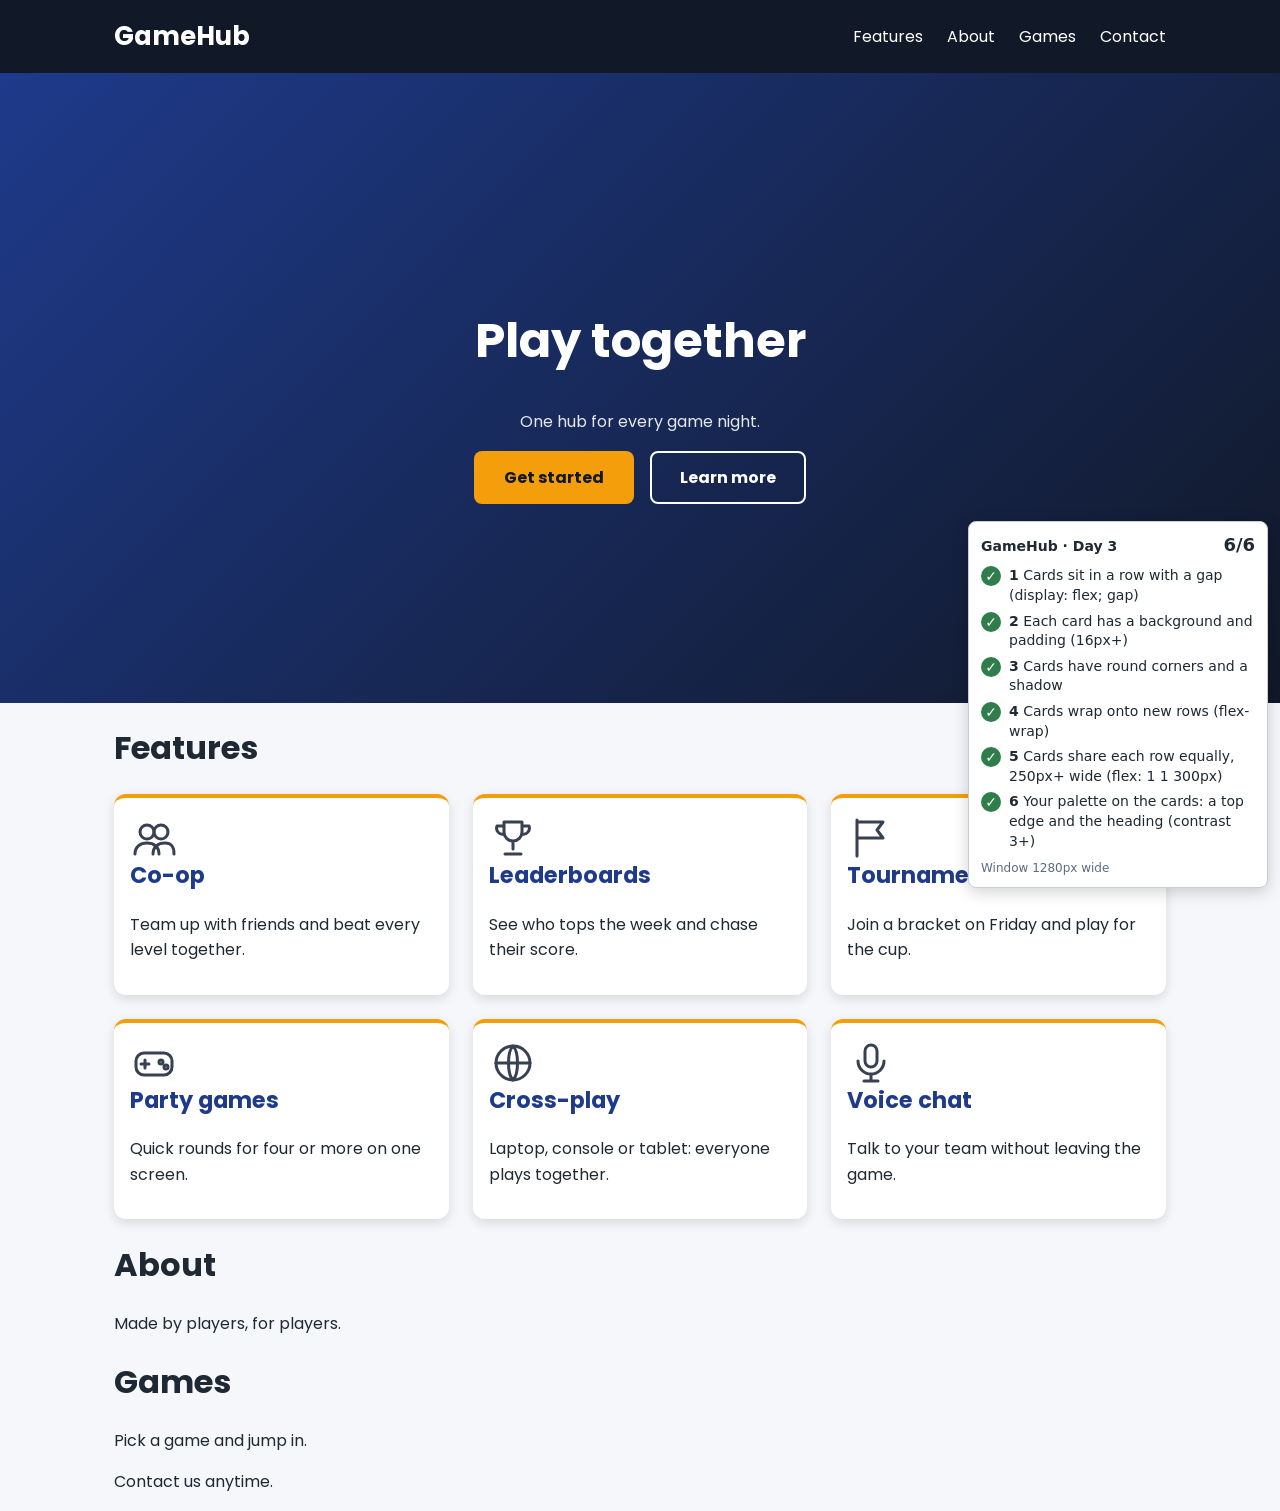
<file: Lesson03-Feature-Cards/gamehub-day3-starter/gamehub.html>
<!DOCTYPE html>
<html lang="en">
<head>
  <meta charset="utf-8">
  <meta name="viewport" content="width=device-width, initial-scale=1">
  <title>GameHub</title>
  <link rel="stylesheet" href="style.css">
</head>
<body>
  <header class="site-header">
    <nav class="container nav" aria-label="Main">
      <a class="logo" href="#">GameHub</a>
      <ul class="nav-links">
        <li><a href="#features">Features</a></li>
        <li><a href="#about">About</a></li>
        <li><a href="#games">Games</a></li>
        <li><a href="#contact">Contact</a></li>
      </ul>
    </nav>
  </header>
  <main>
    <section class="hero">
      <div class="container hero-content">
        <h1>Play together</h1>
        <p class="tagline">One hub for every game night.</p>
        <div class="hero-buttons">
          <a class="btn btn-primary" href="#games">Get started</a>
          <a class="btn btn-secondary" href="#about">Learn more</a>
        </div>
      </div>
    </section>
    <section id="features" class="container features">
      <h2>Features</h2>
      <div class="cards">
        <article class="card">
          <img class="card-icon" src="data:image/svg+xml,%3Csvg xmlns='http://www.w3.org/2000/svg' viewBox='0 0 48 48' fill='none' stroke='%23374151' stroke-width='3' stroke-linecap='round' stroke-linejoin='round'%3E%3Ccircle cx='17' cy='18' r='7'/%3E%3Ccircle cx='31' cy='18' r='7'/%3E%3Cpath d='M5 40c0-7 5-11 12-11s12 4 12 11M23 40c0-7 5-11 12-11s9 4 9 11'/%3E%3C/svg%3E" alt="" width="48" height="48">
          <h3>Co-op</h3>
          <p>Team up with friends and beat every level together.</p>
        </article>
        <article class="card">
          <img class="card-icon" src="data:image/svg+xml,%3Csvg xmlns='http://www.w3.org/2000/svg' viewBox='0 0 48 48' fill='none' stroke='%23374151' stroke-width='3' stroke-linecap='round' stroke-linejoin='round'%3E%3Cpath d='M15 8h18v10a9 9 0 0 1-18 0zM15 12H8a6 6 0 0 0 7 8M33 12h7a6 6 0 0 1-7 8M24 27v8M16 40h16'/%3E%3C/svg%3E" alt="" width="48" height="48">
          <h3>Leaderboards</h3>
          <p>See who tops the week and chase their score.</p>
        </article>
        <article class="card">
          <img class="card-icon" src="data:image/svg+xml,%3Csvg xmlns='http://www.w3.org/2000/svg' viewBox='0 0 48 48' fill='none' stroke='%23374151' stroke-width='3' stroke-linecap='round' stroke-linejoin='round'%3E%3Cpath d='M10 42V6M10 8h26l-6 8 6 8H10'/%3E%3C/svg%3E" alt="" width="48" height="48">
          <h3>Tournaments</h3>
          <p>Join a bracket on Friday and play for the cup.</p>
        </article>
        <article class="card">
          <img class="card-icon" src="data:image/svg+xml,%3Csvg xmlns='http://www.w3.org/2000/svg' viewBox='0 0 48 48' fill='none' stroke='%23374151' stroke-width='3' stroke-linecap='round' stroke-linejoin='round'%3E%3Crect x='6' y='14' width='36' height='22' rx='8'/%3E%3Cpath d='M15 21v8M11 25h8'/%3E%3Ccircle cx='31' cy='23' r='2'/%3E%3Ccircle cx='36' cy='28' r='2'/%3E%3C/svg%3E" alt="" width="48" height="48">
          <h3>Party games</h3>
          <p>Quick rounds for four or more on one screen.</p>
        </article>
        <article class="card">
          <img class="card-icon" src="data:image/svg+xml,%3Csvg xmlns='http://www.w3.org/2000/svg' viewBox='0 0 48 48' fill='none' stroke='%23374151' stroke-width='3' stroke-linecap='round' stroke-linejoin='round'%3E%3Ccircle cx='24' cy='24' r='17'/%3E%3Cpath d='M7 24h34M24 7c6 6 6 28 0 34M24 7c-6 6-6 28 0 34'/%3E%3C/svg%3E" alt="" width="48" height="48">
          <h3>Cross-play</h3>
          <p>Laptop, console or tablet: everyone plays together.</p>
        </article>
        <article class="card">
          <img class="card-icon" src="data:image/svg+xml,%3Csvg xmlns='http://www.w3.org/2000/svg' viewBox='0 0 48 48' fill='none' stroke='%23374151' stroke-width='3' stroke-linecap='round' stroke-linejoin='round'%3E%3Crect x='18' y='6' width='12' height='22' rx='6'/%3E%3Cpath d='M11 22a13 13 0 0 0 26 0M24 35v7M17 42h14'/%3E%3C/svg%3E" alt="" width="48" height="48">
          <h3>Voice chat</h3>
          <p>Talk to your team without leaving the game.</p>
        </article>
      </div>
    </section>
    <section id="about" class="container"><h2>About</h2><p>Made by players, for players.</p></section>
    <section id="games" class="container"><h2>Games</h2><p>Pick a game and jump in.</p></section>
  </main>
  <footer id="contact" class="container"><p>Contact us anytime.</p></footer>
  <script src="check.js"></script>
</body>
</html>
</file>
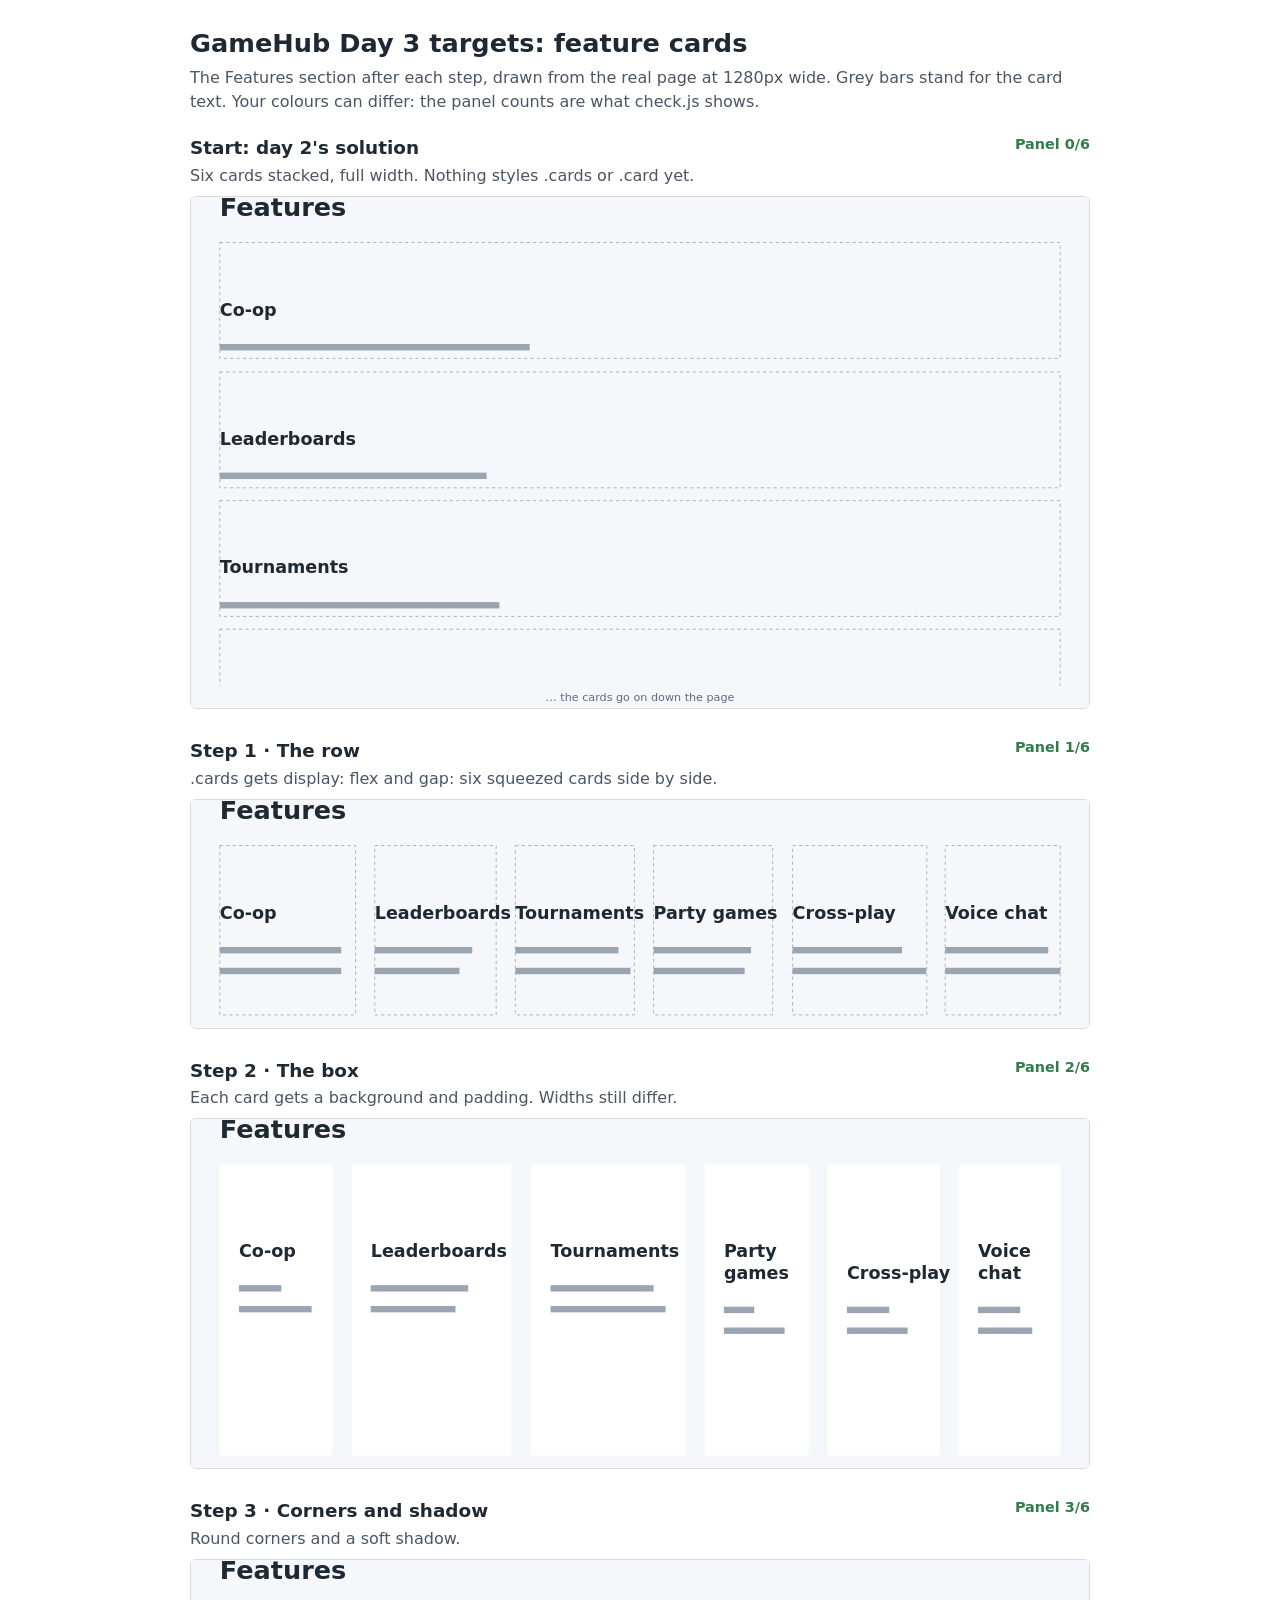
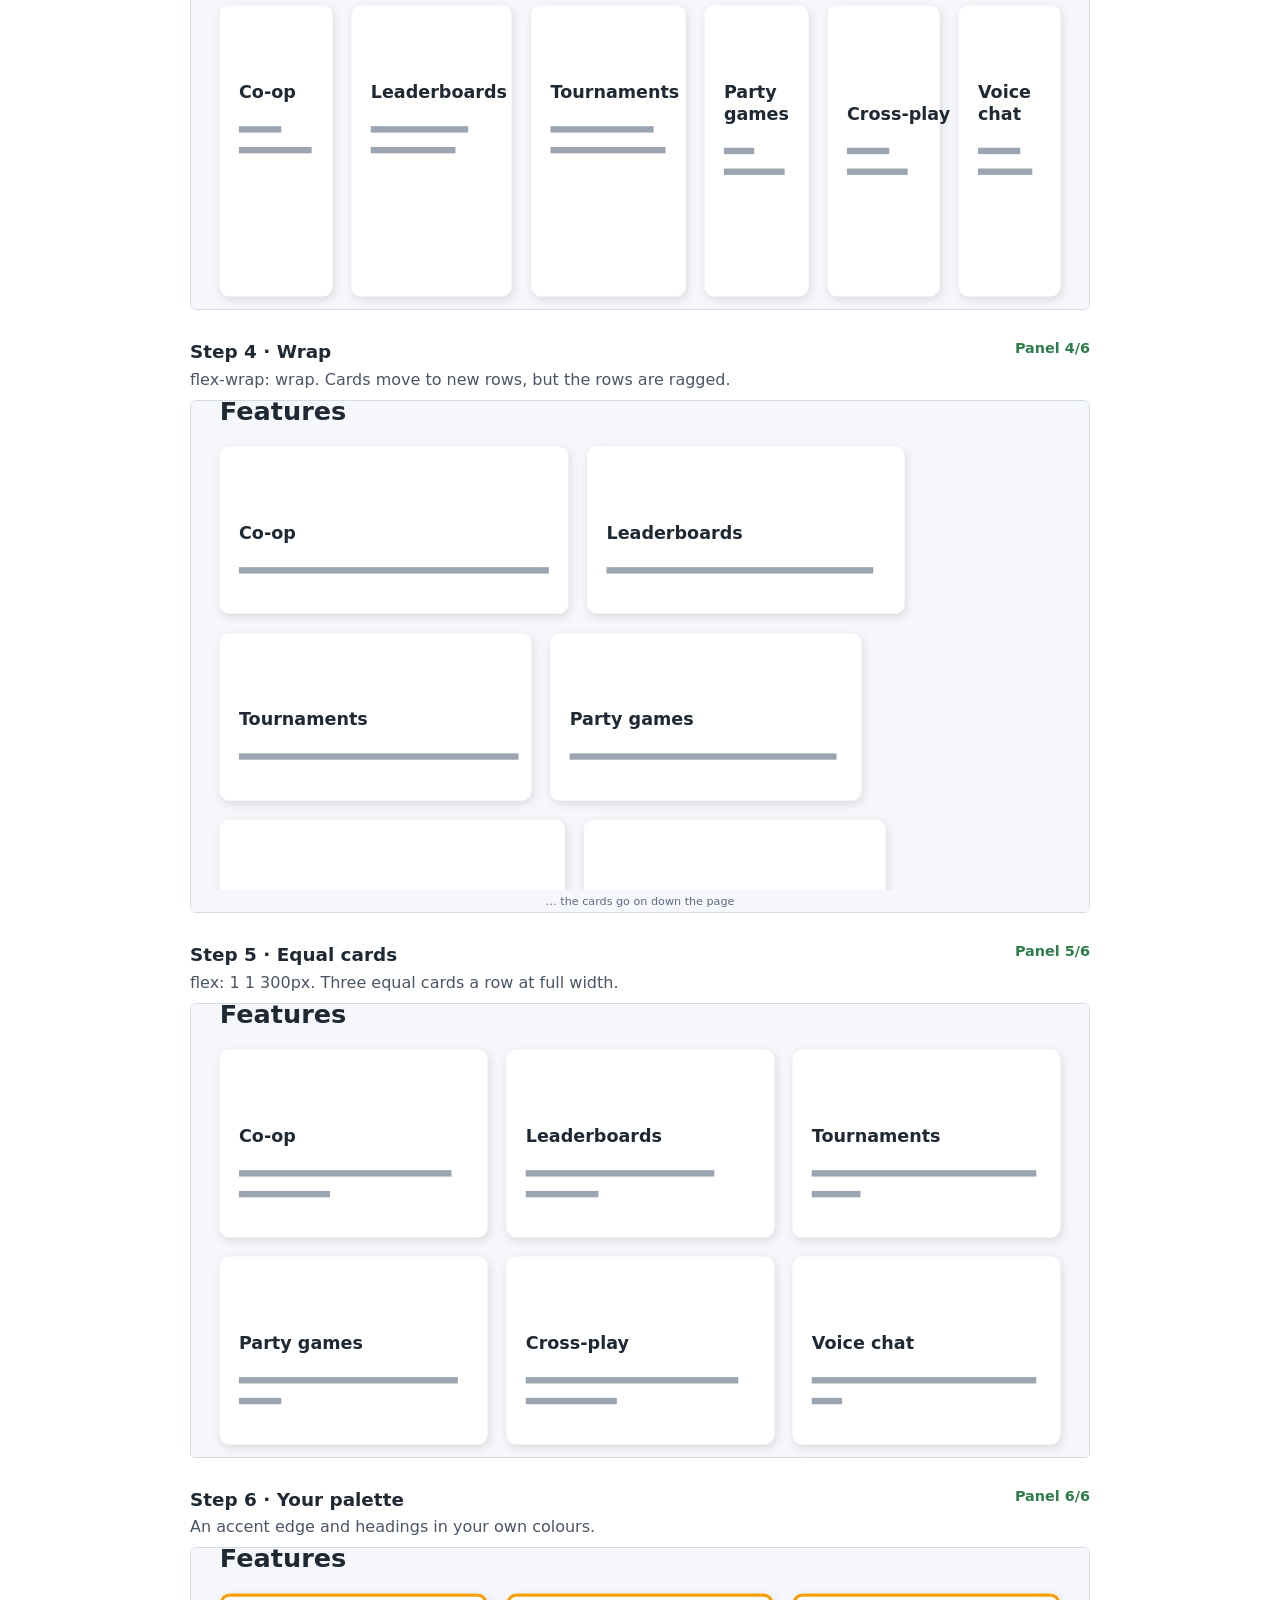
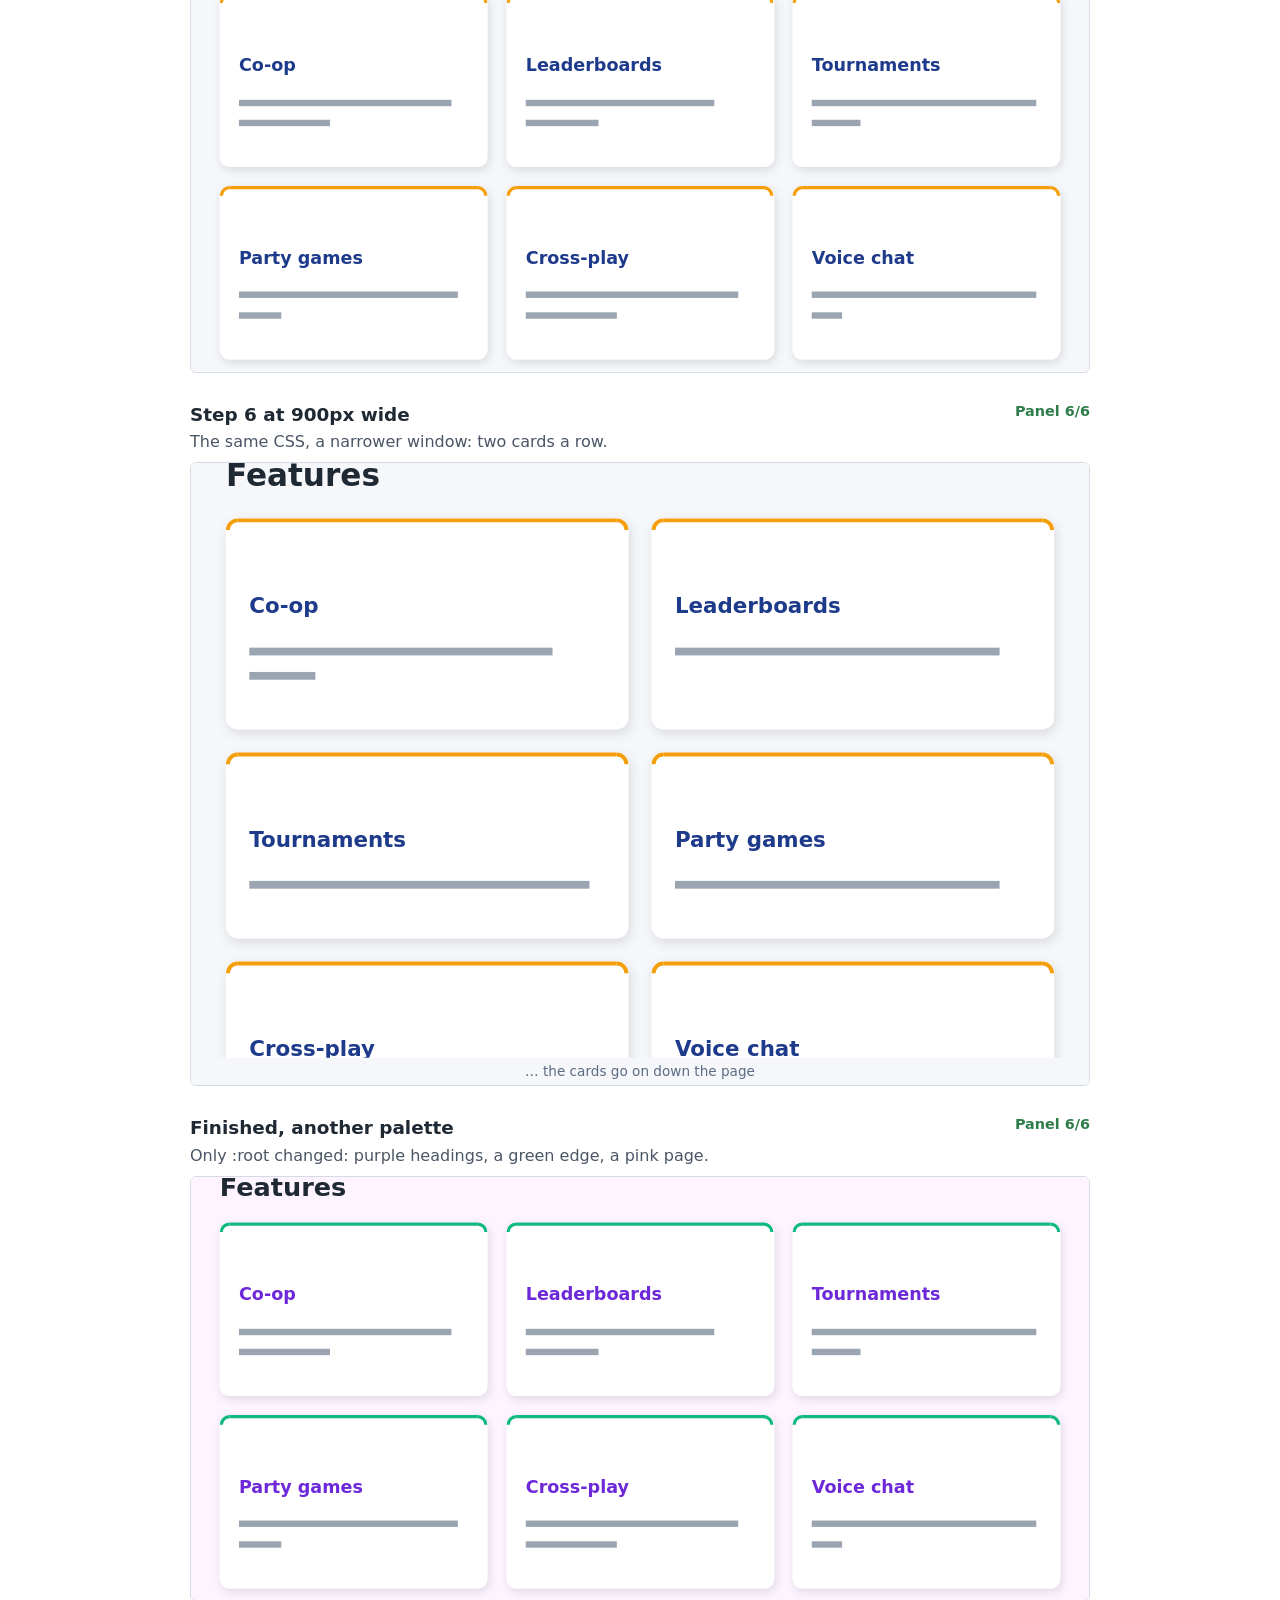
<file: Lesson03-Feature-Cards/gamehub-day3-starter/targets.html>
<!DOCTYPE html>
<html lang="en">
<head>
<meta charset="utf-8">
<meta name="viewport" content="width=device-width, initial-scale=1">
<title>GameHub Day 3 targets</title>
<style>
  body { margin: 0; padding: 24px 16px; font: 16px/1.5 system-ui, "Segoe UI", Arial, sans-serif; color: #1f2933; background: #ffffff; }
  main { max-width: 900px; margin: 0 auto; }
  h1 { font-size: 1.6rem; margin: 0 0 4px; }
  .lead { margin: 0 0 20px; color: #4a5565; }
  .t { margin: 0 0 28px; }
  .t h2 { font-size: 1.15rem; margin: 0; display: flex; justify-content: space-between; gap: 12px; }
  .t p { margin: 2px 0 8px; color: #4a5565; }
  .score { font-size: .9rem; font-weight: 600; color: #2f7d4a; white-space: nowrap; }
  .pic { border: 1px solid #d5dbe3; border-radius: 6px; overflow: hidden; }
  .pic svg { display: block; }
</style>
</head>
<body>
<main>
<h1>GameHub Day 3 targets: feature cards</h1>
<p class="lead">The Features section after each step, drawn from the real page at 1280px wide. Grey bars stand for the card text. Your colours can differ: the panel counts are what check.js shows.</p>
<section class="t"><h2>Start: day 2's solution <span class="score">Panel 0/6</span></h2><p>Six cards stacked, full width. Nothing styles .cards or .card yet.</p><div class="pic"><svg viewBox="78 737 1124 640" width="100%" font-family="Poppins,system-ui,sans-serif"><rect x="78" y="737" width="1124" height="640" fill="#f5f7fa"/><rect x="114" y="794" width="1052" height="145" fill="none" stroke="#9aa5b1" stroke-dasharray="4 4"/><rect x="114" y="956" width="1052" height="145" fill="none" stroke="#9aa5b1" stroke-dasharray="4 4"/><rect x="114" y="1117" width="1052" height="145" fill="none" stroke="#9aa5b1" stroke-dasharray="4 4"/><rect x="114" y="1278" width="1052" height="145" fill="none" stroke="#9aa5b1" stroke-dasharray="4 4"/><rect x="114" y="1439" width="1052" height="145" fill="none" stroke="#9aa5b1" stroke-dasharray="4 4"/><rect x="114" y="1601" width="1052" height="145" fill="none" stroke="#9aa5b1" stroke-dasharray="4 4"/><g fill="#9aa5b1"><rect height="8" x="114" y="921" width="388"/><rect height="8" x="114" y="1082" width="334"/><rect height="8" x="114" y="1244" width="350"/><rect height="8" x="114" y="1405" width="334"/><rect height="8" x="114" y="1566" width="388"/><rect height="8" x="114" y="1727" width="327"/></g><g font-size="22" font-weight="700" fill="#1f2933"><text x="114" y="761" font-size="32">Features</text><text x="114" y="886">Co-op</text><text x="114" y="1047">Leaderboards</text><text x="114" y="1208">Tournaments</text><text x="114" y="1370">Party games</text><text x="114" y="1531">Cross-play</text><text x="114" y="1692">Voice chat</text></g><rect x="78" y="1349" width="1124" height="28" fill="#f5f7fa"/><text x="640" y="1368" text-anchor="middle" font-size="14" fill="#5b6b82">&#8230; the cards go on down the page</text></svg></div></section>
<section class="t"><h2>Step 1 · The row <span class="score">Panel 1/6</span></h2><p>.cards gets display: flex and gap: six squeezed cards side by side.</p><div class="pic"><svg viewBox="78 737 1124 285" width="100%" font-family="Poppins,system-ui,sans-serif"><rect x="78" y="737" width="1124" height="285" fill="#f5f7fa"/><rect x="114" y="794" width="170" height="212" fill="none" stroke="#9aa5b1" stroke-dasharray="4 4"/><rect x="308" y="794" width="152" height="212" fill="none" stroke="#9aa5b1" stroke-dasharray="4 4"/><rect x="484" y="794" width="149" height="212" fill="none" stroke="#9aa5b1" stroke-dasharray="4 4"/><rect x="657" y="794" width="149" height="212" fill="none" stroke="#9aa5b1" stroke-dasharray="4 4"/><rect x="831" y="794" width="168" height="212" fill="none" stroke="#9aa5b1" stroke-dasharray="4 4"/><rect x="1022" y="794" width="144" height="212" fill="none" stroke="#9aa5b1" stroke-dasharray="4 4"/><g fill="#9aa5b1"><rect height="8" x="114" y="921" width="152"/><rect height="8" x="114" y="947" width="152"/><rect height="8" x="308" y="921" width="122"/><rect height="8" x="308" y="947" width="106"/><rect height="8" x="484" y="921" width="129"/><rect height="8" x="484" y="947" width="144"/><rect height="8" x="657" y="921" width="122"/><rect height="8" x="657" y="947" width="114"/><rect height="8" x="831" y="921" width="137"/><rect height="8" x="831" y="947" width="167"/><rect height="8" x="1022" y="921" width="129"/><rect height="8" x="1022" y="947" width="144"/></g><g font-size="22" font-weight="700" fill="#1f2933"><text x="114" y="761" font-size="32">Features</text><text x="114" y="886">Co-op</text><text x="308" y="886">Leaderboards</text><text x="484" y="886">Tournaments</text><text x="657" y="886">Party games</text><text x="831" y="886">Cross-play</text><text x="1022" y="886">Voice chat</text></g></svg></div></section>
<section class="t"><h2>Step 2 · The box <span class="score">Panel 2/6</span></h2><p>Each card gets a background and padding. Widths still differ.</p><div class="pic"><svg viewBox="78 737 1124 437" width="100%" font-family="Poppins,system-ui,sans-serif"><rect x="78" y="737" width="1124" height="437" fill="#f5f7fa"/><rect x="114" y="794" width="141" height="364" fill="#fff"/><rect x="279" y="794" width="200" height="364" fill="#fff"/><rect x="504" y="794" width="193" height="364" fill="#fff"/><rect x="721" y="794" width="130" height="364" fill="#fff"/><rect x="875" y="794" width="140" height="364" fill="#fff"/><rect x="1039" y="794" width="127" height="364" fill="#fff"/><g fill="#9aa5b1"><rect height="8" x="138" y="945" width="53"/><rect height="8" x="138" y="971" width="91"/><rect height="8" x="303" y="945" width="122"/><rect height="8" x="303" y="971" width="106"/><rect height="8" x="528" y="945" width="129"/><rect height="8" x="528" y="971" width="144"/><rect height="8" x="745" y="972" width="38"/><rect height="8" x="745" y="998" width="76"/><rect height="8" x="899" y="972" width="53"/><rect height="8" x="899" y="998" width="76"/><rect height="8" x="1063" y="972" width="53"/><rect height="8" x="1063" y="998" width="68"/></g><g font-size="22" font-weight="700" fill="#1f2933"><text x="114" y="761" font-size="32">Features</text><text x="138" y="910">Co-op</text><text x="303" y="910">Leaderboards</text><text x="528" y="910">Tournaments</text><text x="745" y="910">Party</text><text x="745" y="937">games</text><text x="899" y="937">Cross-play</text><text x="1063" y="910">Voice</text><text x="1063" y="937">chat</text></g></svg></div></section>
<section class="t"><h2>Step 3 · Corners and shadow <span class="score">Panel 3/6</span></h2><p>Round corners and a soft shadow.</p><div class="pic"><svg viewBox="78 737 1124 437" width="100%" font-family="Poppins,system-ui,sans-serif"><defs><filter id="f"><feDropShadow dy="4" stdDeviation="6" flood-opacity=".12"/></filter></defs><rect x="78" y="737" width="1124" height="437" fill="#f5f7fa"/><rect x="114" y="794" width="141" height="364" rx="12" fill="#fff" filter="url(#f)"/><rect x="279" y="794" width="200" height="364" rx="12" fill="#fff" filter="url(#f)"/><rect x="504" y="794" width="193" height="364" rx="12" fill="#fff" filter="url(#f)"/><rect x="721" y="794" width="130" height="364" rx="12" fill="#fff" filter="url(#f)"/><rect x="875" y="794" width="140" height="364" rx="12" fill="#fff" filter="url(#f)"/><rect x="1039" y="794" width="127" height="364" rx="12" fill="#fff" filter="url(#f)"/><g fill="#9aa5b1"><rect height="8" x="138" y="945" width="53"/><rect height="8" x="138" y="971" width="91"/><rect height="8" x="303" y="945" width="122"/><rect height="8" x="303" y="971" width="106"/><rect height="8" x="528" y="945" width="129"/><rect height="8" x="528" y="971" width="144"/><rect height="8" x="745" y="972" width="38"/><rect height="8" x="745" y="998" width="76"/><rect height="8" x="899" y="972" width="53"/><rect height="8" x="899" y="998" width="76"/><rect height="8" x="1063" y="972" width="53"/><rect height="8" x="1063" y="998" width="68"/></g><g font-size="22" font-weight="700" fill="#1f2933"><text x="114" y="761" font-size="32">Features</text><text x="138" y="910">Co-op</text><text x="303" y="910">Leaderboards</text><text x="528" y="910">Tournaments</text><text x="745" y="910">Party</text><text x="745" y="937">games</text><text x="899" y="937">Cross-play</text><text x="1063" y="910">Voice</text><text x="1063" y="937">chat</text></g></svg></div></section>
<section class="t"><h2>Step 4 · Wrap <span class="score">Panel 4/6</span></h2><p>flex-wrap: wrap. Cards move to new rows, but the rows are ragged.</p><div class="pic"><svg viewBox="78 737 1124 640" width="100%" font-family="Poppins,system-ui,sans-serif"><defs><filter id="f"><feDropShadow dy="4" stdDeviation="6" flood-opacity=".12"/></filter></defs><rect x="78" y="737" width="1124" height="640" fill="#f5f7fa"/><rect x="114" y="794" width="436" height="209" rx="12" fill="#fff" filter="url(#f)"/><rect x="574" y="794" width="397" height="209" rx="12" fill="#fff" filter="url(#f)"/><rect x="114" y="1028" width="390" height="209" rx="12" fill="#fff" filter="url(#f)"/><rect x="528" y="1028" width="389" height="209" rx="12" fill="#fff" filter="url(#f)"/><rect x="114" y="1261" width="432" height="209" rx="12" fill="#fff" filter="url(#f)"/><rect x="570" y="1261" width="377" height="209" rx="12" fill="#fff" filter="url(#f)"/><g fill="#9aa5b1"><rect height="8" x="138" y="945" width="388"/><rect height="8" x="598" y="945" width="334"/><rect height="8" x="138" y="1178" width="350"/><rect height="8" x="552" y="1178" width="334"/><rect height="8" x="138" y="1412" width="388"/><rect height="8" x="594" y="1412" width="327"/></g><g font-size="22" font-weight="700" fill="#1f2933"><text x="114" y="761" font-size="32">Features</text><text x="138" y="910">Co-op</text><text x="598" y="910">Leaderboards</text><text x="138" y="1143">Tournaments</text><text x="552" y="1143">Party games</text><text x="138" y="1376">Cross-play</text><text x="594" y="1376">Voice chat</text></g><rect x="78" y="1349" width="1124" height="28" fill="#f5f7fa"/><text x="640" y="1368" text-anchor="middle" font-size="14" fill="#5b6b82">&#8230; the cards go on down the page</text></svg></div></section>
<section class="t"><h2>Step 5 · Equal cards <span class="score">Panel 5/6</span></h2><p>flex: 1 1 300px. Three equal cards a row at full width.</p><div class="pic"><svg viewBox="78 737 1124 567" width="100%" font-family="Poppins,system-ui,sans-serif"><defs><filter id="f"><feDropShadow dy="4" stdDeviation="6" flood-opacity=".12"/></filter></defs><rect x="78" y="737" width="1124" height="567" fill="#f5f7fa"/><rect x="114" y="794" width="335" height="235" rx="12" fill="#fff" filter="url(#f)"/><rect x="473" y="794" width="335" height="235" rx="12" fill="#fff" filter="url(#f)"/><rect x="831" y="794" width="335" height="235" rx="12" fill="#fff" filter="url(#f)"/><rect x="114" y="1053" width="335" height="235" rx="12" fill="#fff" filter="url(#f)"/><rect x="473" y="1053" width="335" height="235" rx="12" fill="#fff" filter="url(#f)"/><rect x="831" y="1053" width="335" height="235" rx="12" fill="#fff" filter="url(#f)"/><g fill="#9aa5b1"><rect height="8" x="138" y="945" width="266"/><rect height="8" x="138" y="971" width="114"/><rect height="8" x="497" y="945" width="236"/><rect height="8" x="497" y="971" width="91"/><rect height="8" x="855" y="945" width="281"/><rect height="8" x="855" y="971" width="61"/><rect height="8" x="138" y="1204" width="274"/><rect height="8" x="138" y="1230" width="53"/><rect height="8" x="497" y="1204" width="266"/><rect height="8" x="497" y="1230" width="114"/><rect height="8" x="855" y="1204" width="281"/><rect height="8" x="855" y="1230" width="38"/></g><g font-size="22" font-weight="700" fill="#1f2933"><text x="114" y="761" font-size="32">Features</text><text x="138" y="910">Co-op</text><text x="497" y="910">Leaderboards</text><text x="855" y="910">Tournaments</text><text x="138" y="1169">Party games</text><text x="497" y="1169">Cross-play</text><text x="855" y="1169">Voice chat</text></g></svg></div></section>
<section class="t"><h2>Step 6 · Your palette <span class="score">Panel 6/6</span></h2><p>An accent edge and headings in your own colours.</p><div class="pic"><svg viewBox="78 737 1124 530" width="100%" font-family="Poppins,system-ui,sans-serif"><defs><filter id="f"><feDropShadow dy="4" stdDeviation="6" flood-opacity=".12"/></filter></defs><rect x="78" y="737" width="1124" height="530" fill="#f5f7fa"/><rect x="114" y="794" width="335" height="217" rx="12" fill="#fff" filter="url(#f)"/><rect x="473" y="794" width="335" height="217" rx="12" fill="#fff" filter="url(#f)"/><rect x="831" y="794" width="335" height="217" rx="12" fill="#fff" filter="url(#f)"/><rect x="114" y="1035" width="335" height="217" rx="12" fill="#fff" filter="url(#f)"/><rect x="473" y="1035" width="335" height="217" rx="12" fill="#fff" filter="url(#f)"/><rect x="831" y="1035" width="335" height="217" rx="12" fill="#fff" filter="url(#f)"/><path d="M126 796h311" stroke="#f59e0b" stroke-width="4"/><path d="M116 806a10 10 0 0 1 10 -10M437 796a10 10 0 0 1 10 10" fill="none" stroke="#f59e0b" stroke-width="4"/><path d="M485 796h311" stroke="#f59e0b" stroke-width="4"/><path d="M475 806a10 10 0 0 1 10 -10M795 796a10 10 0 0 1 10 10" fill="none" stroke="#f59e0b" stroke-width="4"/><path d="M843 796h311" stroke="#f59e0b" stroke-width="4"/><path d="M833 806a10 10 0 0 1 10 -10M1154 796a10 10 0 0 1 10 10" fill="none" stroke="#f59e0b" stroke-width="4"/><path d="M126 1037h311" stroke="#f59e0b" stroke-width="4"/><path d="M116 1047a10 10 0 0 1 10 -10M437 1037a10 10 0 0 1 10 10" fill="none" stroke="#f59e0b" stroke-width="4"/><path d="M485 1037h311" stroke="#f59e0b" stroke-width="4"/><path d="M475 1047a10 10 0 0 1 10 -10M795 1037a10 10 0 0 1 10 10" fill="none" stroke="#f59e0b" stroke-width="4"/><path d="M843 1037h311" stroke="#f59e0b" stroke-width="4"/><path d="M833 1047a10 10 0 0 1 10 -10M1154 1037a10 10 0 0 1 10 10" fill="none" stroke="#f59e0b" stroke-width="4"/><g fill="#9aa5b1"><rect height="8" x="138" y="927" width="266"/><rect height="8" x="138" y="952" width="114"/><rect height="8" x="497" y="927" width="236"/><rect height="8" x="497" y="952" width="91"/><rect height="8" x="855" y="927" width="281"/><rect height="8" x="855" y="952" width="61"/><rect height="8" x="138" y="1167" width="274"/><rect height="8" x="138" y="1193" width="53"/><rect height="8" x="497" y="1167" width="266"/><rect height="8" x="497" y="1193" width="114"/><rect height="8" x="855" y="1167" width="281"/><rect height="8" x="855" y="1193" width="38"/></g><g font-size="22" font-weight="700" fill="#1f2933"><text x="114" y="761" font-size="32">Features</text><text x="138" y="891" fill="#1e3a8a">Co-op</text><text x="497" y="891" fill="#1e3a8a">Leaderboards</text><text x="855" y="891" fill="#1e3a8a">Tournaments</text><text x="138" y="1132" fill="#1e3a8a">Party games</text><text x="497" y="1132" fill="#1e3a8a">Cross-play</text><text x="855" y="1132" fill="#1e3a8a">Voice chat</text></g></svg></div></section>
<section class="t"><h2>Step 6 at 900px wide <span class="score">Panel 6/6</span></h2><p>The same CSS, a narrower window: two cards a row.</p><div class="pic"><svg viewBox="-12 737 924 640" width="100%" font-family="Poppins,system-ui,sans-serif"><defs><filter id="f"><feDropShadow dy="4" stdDeviation="6" flood-opacity=".12"/></filter></defs><rect x="-12" y="737" width="924" height="640" fill="#f5f7fa"/><rect x="24" y="794" width="414" height="217" rx="12" fill="#fff" filter="url(#f)"/><rect x="462" y="794" width="414" height="217" rx="12" fill="#fff" filter="url(#f)"/><rect x="24" y="1035" width="414" height="191" rx="12" fill="#fff" filter="url(#f)"/><rect x="462" y="1035" width="414" height="191" rx="12" fill="#fff" filter="url(#f)"/><rect x="24" y="1250" width="414" height="217" rx="12" fill="#fff" filter="url(#f)"/><rect x="462" y="1250" width="414" height="217" rx="12" fill="#fff" filter="url(#f)"/><path d="M36 796h390" stroke="#f59e0b" stroke-width="4"/><path d="M26 806a10 10 0 0 1 10 -10M426 796a10 10 0 0 1 10 10" fill="none" stroke="#f59e0b" stroke-width="4"/><path d="M474 796h390" stroke="#f59e0b" stroke-width="4"/><path d="M464 806a10 10 0 0 1 10 -10M864 796a10 10 0 0 1 10 10" fill="none" stroke="#f59e0b" stroke-width="4"/><path d="M36 1037h390" stroke="#f59e0b" stroke-width="4"/><path d="M26 1047a10 10 0 0 1 10 -10M426 1037a10 10 0 0 1 10 10" fill="none" stroke="#f59e0b" stroke-width="4"/><path d="M474 1037h390" stroke="#f59e0b" stroke-width="4"/><path d="M464 1047a10 10 0 0 1 10 -10M864 1037a10 10 0 0 1 10 10" fill="none" stroke="#f59e0b" stroke-width="4"/><path d="M36 1252h390" stroke="#f59e0b" stroke-width="4"/><path d="M26 1262a10 10 0 0 1 10 -10M426 1252a10 10 0 0 1 10 10" fill="none" stroke="#f59e0b" stroke-width="4"/><path d="M474 1252h390" stroke="#f59e0b" stroke-width="4"/><path d="M464 1262a10 10 0 0 1 10 -10M864 1252a10 10 0 0 1 10 10" fill="none" stroke="#f59e0b" stroke-width="4"/><g fill="#9aa5b1"><rect height="8" x="48" y="927" width="312"/><rect height="8" x="48" y="952" width="68"/><rect height="8" x="486" y="927" width="334"/><rect height="8" x="48" y="1167" width="350"/><rect height="8" x="486" y="1167" width="334"/><rect height="8" x="48" y="1382" width="312"/><rect height="8" x="48" y="1408" width="68"/><rect height="8" x="486" y="1382" width="327"/></g><g font-size="22" font-weight="700" fill="#1f2933"><text x="24" y="761" font-size="32">Features</text><text x="48" y="891" fill="#1e3a8a">Co-op</text><text x="486" y="891" fill="#1e3a8a">Leaderboards</text><text x="48" y="1132" fill="#1e3a8a">Tournaments</text><text x="486" y="1132" fill="#1e3a8a">Party games</text><text x="48" y="1347" fill="#1e3a8a">Cross-play</text><text x="486" y="1347" fill="#1e3a8a">Voice chat</text></g><rect x="-12" y="1349" width="924" height="28" fill="#f5f7fa"/><text x="450" y="1368" text-anchor="middle" font-size="14" fill="#5b6b82">&#8230; the cards go on down the page</text></svg></div></section>
<section class="t"><h2>Finished, another palette <span class="score">Panel 6/6</span></h2><p>Only :root changed: purple headings, a green edge, a pink page.</p><div class="pic"><svg viewBox="78 737 1124 530" width="100%" font-family="Poppins,system-ui,sans-serif"><defs><filter id="f"><feDropShadow dy="4" stdDeviation="6" flood-opacity=".12"/></filter></defs><rect x="78" y="737" width="1124" height="530" fill="#fdf4ff"/><rect x="114" y="794" width="335" height="217" rx="12" fill="#fff" filter="url(#f)"/><rect x="473" y="794" width="335" height="217" rx="12" fill="#fff" filter="url(#f)"/><rect x="831" y="794" width="335" height="217" rx="12" fill="#fff" filter="url(#f)"/><rect x="114" y="1035" width="335" height="217" rx="12" fill="#fff" filter="url(#f)"/><rect x="473" y="1035" width="335" height="217" rx="12" fill="#fff" filter="url(#f)"/><rect x="831" y="1035" width="335" height="217" rx="12" fill="#fff" filter="url(#f)"/><path d="M126 796h311" stroke="#10b981" stroke-width="4"/><path d="M116 806a10 10 0 0 1 10 -10M437 796a10 10 0 0 1 10 10" fill="none" stroke="#10b981" stroke-width="4"/><path d="M485 796h311" stroke="#10b981" stroke-width="4"/><path d="M475 806a10 10 0 0 1 10 -10M795 796a10 10 0 0 1 10 10" fill="none" stroke="#10b981" stroke-width="4"/><path d="M843 796h311" stroke="#10b981" stroke-width="4"/><path d="M833 806a10 10 0 0 1 10 -10M1154 796a10 10 0 0 1 10 10" fill="none" stroke="#10b981" stroke-width="4"/><path d="M126 1037h311" stroke="#10b981" stroke-width="4"/><path d="M116 1047a10 10 0 0 1 10 -10M437 1037a10 10 0 0 1 10 10" fill="none" stroke="#10b981" stroke-width="4"/><path d="M485 1037h311" stroke="#10b981" stroke-width="4"/><path d="M475 1047a10 10 0 0 1 10 -10M795 1037a10 10 0 0 1 10 10" fill="none" stroke="#10b981" stroke-width="4"/><path d="M843 1037h311" stroke="#10b981" stroke-width="4"/><path d="M833 1047a10 10 0 0 1 10 -10M1154 1037a10 10 0 0 1 10 10" fill="none" stroke="#10b981" stroke-width="4"/><g fill="#9aa5b1"><rect height="8" x="138" y="927" width="266"/><rect height="8" x="138" y="952" width="114"/><rect height="8" x="497" y="927" width="236"/><rect height="8" x="497" y="952" width="91"/><rect height="8" x="855" y="927" width="281"/><rect height="8" x="855" y="952" width="61"/><rect height="8" x="138" y="1167" width="274"/><rect height="8" x="138" y="1193" width="53"/><rect height="8" x="497" y="1167" width="266"/><rect height="8" x="497" y="1193" width="114"/><rect height="8" x="855" y="1167" width="281"/><rect height="8" x="855" y="1193" width="38"/></g><g font-size="22" font-weight="700" fill="#1f2933"><text x="114" y="761" font-size="32">Features</text><text x="138" y="891" fill="#6d28d9">Co-op</text><text x="497" y="891" fill="#6d28d9">Leaderboards</text><text x="855" y="891" fill="#6d28d9">Tournaments</text><text x="138" y="1132" fill="#6d28d9">Party games</text><text x="497" y="1132" fill="#6d28d9">Cross-play</text><text x="855" y="1132" fill="#6d28d9">Voice chat</text></g></svg></div></section>
</main>
</body>
</html>
</file>
<file: Lesson02-type-color/style.css>
@import url("https://fonts.googleapis.com/css2?family=Poppins:wght@400;700&display=swap");

/* GameHub Day 2 starter = Day 1 solution */
* { box-sizing: border-box; }
body { margin: 0; line-height: 1.6; color: #1f2933; }
img { max-width: 100%; display: block; }
.container { max-width: 1100px; margin: 0 auto; padding: 0 24px; }
.site-header { background-color: #111827; }
.nav { display: flex; justify-content: space-between; align-items: center; padding-top: 16px; padding-bottom: 16px; }
.nav-links { display: flex; gap: 24px; list-style: none; margin: 0; padding: 0; }
.nav-links a { color: #ffffff; text-decoration: none; }
.logo { color: #ffffff; font-size: 1.6rem; font-weight: 700; text-decoration: none; }
.hero { min-height: 70vh; display: flex; align-items: center; text-align: center; background-color: #1e3a8a; color: #ffffff; }
.btn { display: inline-block; padding: 12px 28px; border: 2px solid transparent; border-radius: 8px; text-decoration: none; font-weight: 700; }
.btn-primary { background-color: #f59e0b; color: #111827; }
.btn-secondary { border-color: #ffffff; color: #ffffff; }
.hero-buttons { display: flex; justify-content: center; gap: 16px; }

/* PART B: STEP 1 ▸ put your palette and fonts in :root */
:root {
    --primary: rgb(0, 153, 255);
    --accent:rgb(164, 18, 255);
    --font: rgb(0, 213, 255), sans-serif; 
}
/* STEP 2 ▸ use var() for every colour */
.site-header {
    background-color: var(--accent);
}
.btn-primary {
    background-color: var(--font);
}
.btn-secondary {
    background-color: var(--primary);
}
/* STEP 3 ▸ one font for the body */
body {
    font-family: var(--font);
    line-height: 1.6;
}
/* STEP 4 ▸ heading sizes in rem */
h1 {font-size: 2.5rem;}
h2{ font-size: 1.75rem;}
h3{ font-size: 1.25rem;}
/* STEP 5 ▸ a gradient on .hero */
.hero {
    background: linear-gradient(135deg, var(--accent));
}
/* STEP 6 ▸ text you can read on it */
.tagline {
    color: 4.5;
}
</file>
<file: Lesson01-Setup-Header-Hero/gamehub-starter/style.css>
/* GameHub · Day 1: setup, header and hero
   Part A is given: read it, do not change it.
   Part B is yours: write each step under its comment.
   The panel at the bottom right checks your page; targets.html shows the goal. */

/* ===== Part A: given ===== */
* { box-sizing: border-box; }          /* width includes padding and border */
body {
  margin: 0;
  font-family: system-ui, "Segoe UI", Arial, sans-serif;
  line-height: 1.6;
  color: #1f2933;
}
img { max-width: 100%; display: block; } /* pictures never overflow their box */

/* ===== Part B: yours ===== */

/* STEP 1 · .container
   At most 1100px wide, centered on the page, 24px padding left and right.
   Every section uses it, so this one rule lines the whole page up. */
.container {
   max-width: 1100px;
   margin: 0 auto;
   padding: 0 24px;
}

/* STEP 2 · .site-header and .nav
   .site-header: a dark background colour.
   .nav: logo on the left, links on the right, centered up and down,
   16px padding top and bottom. */
.site-header {
   background-color: #111827;
}
.nav{
   display: flex;
   justify-content: space-between;
   align-items: center;
   padding-top: 16px;
   padding-bottom: 16px;
}

/* STEP 3 · .nav-links
   The links in a row, 24px apart. No bullets, no margin, no padding.
   The links inside (.nav-links a): white, no underline. */
.nav-links {
   display: flex;
   gap: 24px;
   list-style: none;
   margin: 0;
   padding: 0;
   color: white;
}
.nav-link a {
   color: white;
   text-decoration: none;
}

/* STEP 4 · .logo
   Bigger than the links (1.6rem), bold, white, no underline. */
.logo{
   color: white;
   font-size: 1.6rem;
   font-weight: 700;
   text-decoration: none;
}

/* STEP 5 · .hero
   At least 70vh tall, a background colour, white text.
   Text centered, and the content centered up and down. */
.hero{
   min-height: 70vh;
   display: flex;
   align-items: center;
   text-align: center;
   background-color: #1e3a8a;
   color: white;
}

/* STEP 6 · .btn and .hero-buttons
   .btn: inline-block, padding 12px 28px, rounded corners, no underline, bold.
   Give .btn-primary and .btn-secondary different looks.
   .hero-buttons: the two buttons side by side, centered, 16px apart. */
.btn {
   display: inline-block;
   padding: 12px 28px;
   border: 2px solid transparent;
   border-radius: 8px;
   text-decoration: none;
   font-weight: 700;
  
}
.btn-primary {
   background-color: #f59e0b;
   color: #111827;
}
.btn-secondary {
   color: white;
   border-color: white;
}
.hero-buttons {
   display: flex;
   justify-content: center;
   gap: 16px;
}

/* Done early? Try other colours from the reference sheet (Colors tab).
   On day 2 we turn your colours into variables. */
</file>
<file: Lesson03-Feature-Cards/gamehub-day3-starter/style.css>
@import url("https://fonts.googleapis.com/css2?family=Poppins:wght@400;700&display=swap");

/* GameHub Day 3 starter = Day 2 solution */
:root {
  --bg: #f5f7fa;
  --ink: #1f2933;
  --primary: #1e3a8a;
  --accent: #f59e0b;
  --dark: #111827;
  --font: "Poppins", system-ui, sans-serif;
}
* { box-sizing: border-box; }
body { margin: 0; line-height: 1.6; color: var(--ink); background: var(--bg); font-family: var(--font); }
img { max-width: 100%; display: block; }
.container { max-width: 1100px; margin: 0 auto; padding: 0 24px; }
.site-header { background-color: var(--dark); }
.nav { display: flex; justify-content: space-between; align-items: center; padding-top: 16px; padding-bottom: 16px; }
.nav-links { display: flex; gap: 24px; list-style: none; margin: 0; padding: 0; }
.nav-links a { color: #ffffff; text-decoration: none; }
.logo { color: #ffffff; font-size: 1.6rem; font-weight: 700; text-decoration: none; }
h1, h2, h3 { line-height: 1.2; }
h1 { font-size: 3rem; }
h2 { font-size: 2rem; }
h3 { font-size: 1.4rem; }
.hero { min-height: 70vh; display: flex; align-items: center; text-align: center; background: linear-gradient(135deg, var(--primary), var(--dark)); color: #ffffff; }
.tagline { color: #e5e7eb; }
.btn { display: inline-block; padding: 12px 28px; border: 2px solid transparent; border-radius: 8px; text-decoration: none; font-weight: 700; }
.btn-primary { background-color: var(--accent); color: var(--dark); }
.btn-secondary { border-color: #ffffff; color: #ffffff; }
.hero-buttons { display: flex; justify-content: center; gap: 16px; }

/* PART B: write your code below this line. Each step has one job.
   The page now has a Features section: six .card boxes inside one .cards box. */

/* STEP 1 ▸ Add a .cards rule with display: flex; and gap: 24px;
   The six cards sit side by side in one row, with a space between each. */
.cards {
   display: flex;
   gap: 24px;
}
/* STEP 2 ▸ Add a .card rule. Give it a background-color that stands out from your page
   (#ffffff works on a light page) and padding: 24px; so the words do not touch the edge. */
.card {
   background-color: #ffffff;
   padding: 16px;
}
/* STEP 3 ▸ In the .card rule, add border-radius: 12px; for round corners
   and box-shadow: 0 4px 12px rgba(0, 0, 0, 0.12); so the card lifts off the page. */
.card {
   border-radius: 12px;
   box-shadow: 0 4px 12px rgba(0, 0, 0, 0.12);
}
/* STEP 4 ▸ Six cards are squashed into one row. In the .cards rule add flex-wrap: wrap;
   Now cards that do not fit move down to a new row. */
.cards {
   display: flex;
   gap: 24px;
   flex-wrap: wrap;
}
/* STEP 5 ▸ The rows are ragged: each card is as wide as its text. In the .card rule add
   flex: 1 1 300px;   (grow 1, shrink 1, start at 300px)
   Cards in a row now share it equally. The panel needs every card 250px or wider. */
.card {
    flex: 1 1 300px;
}
/* STEP 6 ▸ Use your palette on the cards. In the .card rule add
   border-top: 4px solid var(--accent);  then add a .card h3 rule with
   color: var(--primary); and margin-top: 0;  Any of your own variables work. */
.card {
    border-top: 4px solid var(--accent);
}
.card h3 {
    color: var(--primary);
    margin-top: 0;
}
</file>
